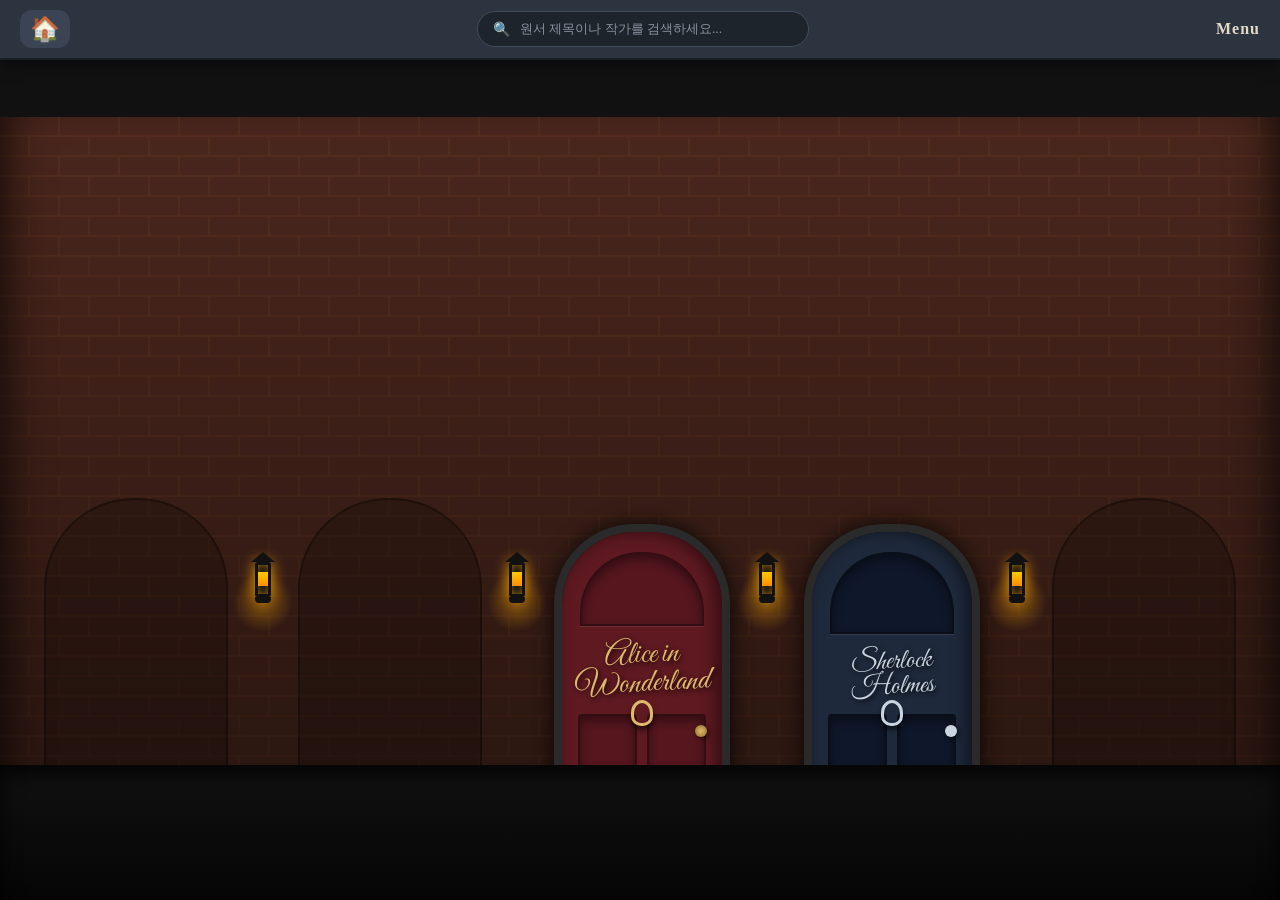
<file: index.html>
<!DOCTYPE html>
<html lang="ko">
<head>
  <meta charset="UTF-8">
  <title>Archive of Classics</title>
  <link rel="stylesheet" href="style.css">
  <link href="https://fonts.googleapis.com/css2?family=Great+Vibes&display=swap" rel="stylesheet">
</head>
<body>

  <nav class="navbar">
    <div class="nav-left">
      <div class="icon-btn">🏠</div>
    </div>
    <div class="nav-center">
      <div class="search-bar">
        <span class="search-icon">🔍</span>
        <input type="text" placeholder="원서 제목이나 작가를 검색하세요...">
      </div>
    </div>
    <div class="nav-right">
      <div class="menu-text">Menu</div>
    </div>
  </nav>

  <main class="street-view">
    <div class="floor"></div>

    <div class="brick-wall">
      
      <!-- 갤러리 1 (빈 자리) -->
      <div class="gallery-slot empty"></div>

      <div class="lantern-wrapper"><div class="lantern-glow"></div><div class="lantern-body"></div></div>

      <!-- 갤러리 2 (빈 자리) -->
      <div class="gallery-slot empty"></div>

      <div class="lantern-wrapper"><div class="lantern-glow"></div><div class="lantern-body"></div></div>

      <!-- ★ 갤러리 3 (이상한 나라의 앨리스 - 와인색 문) -->
      <div class="gallery-slot active">
        <div class="door-frame">
          <div class="door-void">Enter the Gallery ➔</div>
          <a href="gallery.html" class="door-body">
            <div class="panel top-arch-panel"></div>
            <div class="door-title">Alice in Wonderland</div>
            <div class="panel-row">
              <div class="panel mid-panel"></div>
              <div class="panel mid-panel"></div>
            </div>
            <div class="panel-row">
              <div class="panel bot-panel"></div>
              <div class="panel bot-panel"></div>
            </div>
            <div class="door-knob"></div>
            <div class="door-knocker"></div>
          </a>
        </div>
      </div>

      <div class="lantern-wrapper"><div class="lantern-glow"></div><div class="lantern-body"></div></div>

      <!-- ★ 갤러리 4 (셜록 홈즈 - 네이비색 문 추가!) -->
      <div class="gallery-slot active">
        <div class="door-frame">
          <div class="door-void">Enter the Gallery ➔</div>
          <!-- gallery2.html 로 연결됩니다 -->
          <a href="gallery2.html" class="door-body" style="background: #1e293b;">
            <div class="panel top-arch-panel" style="background: #0f172a;"></div>
            <div class="door-title" style="color: #cbd5e1; font-size: 28px;">Sherlock Holmes</div>
            <div class="panel-row">
              <div class="panel mid-panel" style="background: #0f172a;"></div>
              <div class="panel mid-panel" style="background: #0f172a;"></div>
            </div>
            <div class="panel-row">
              <div class="panel bot-panel" style="background: #0f172a;"></div>
              <div class="panel bot-panel" style="background: #0f172a;"></div>
            </div>
            <div class="door-knob" style="background: #cbd5e1;"></div>
            <div class="door-knocker" style="border-color: #cbd5e1;"></div>
          </a>
        </div>
      </div>

      <div class="lantern-wrapper"><div class="lantern-glow"></div><div class="lantern-body"></div></div>

      <!-- 갤러리 5 (빈 자리) -->
      <div class="gallery-slot empty"></div>

    </div>
  </main>

</body>
</html>
</file>
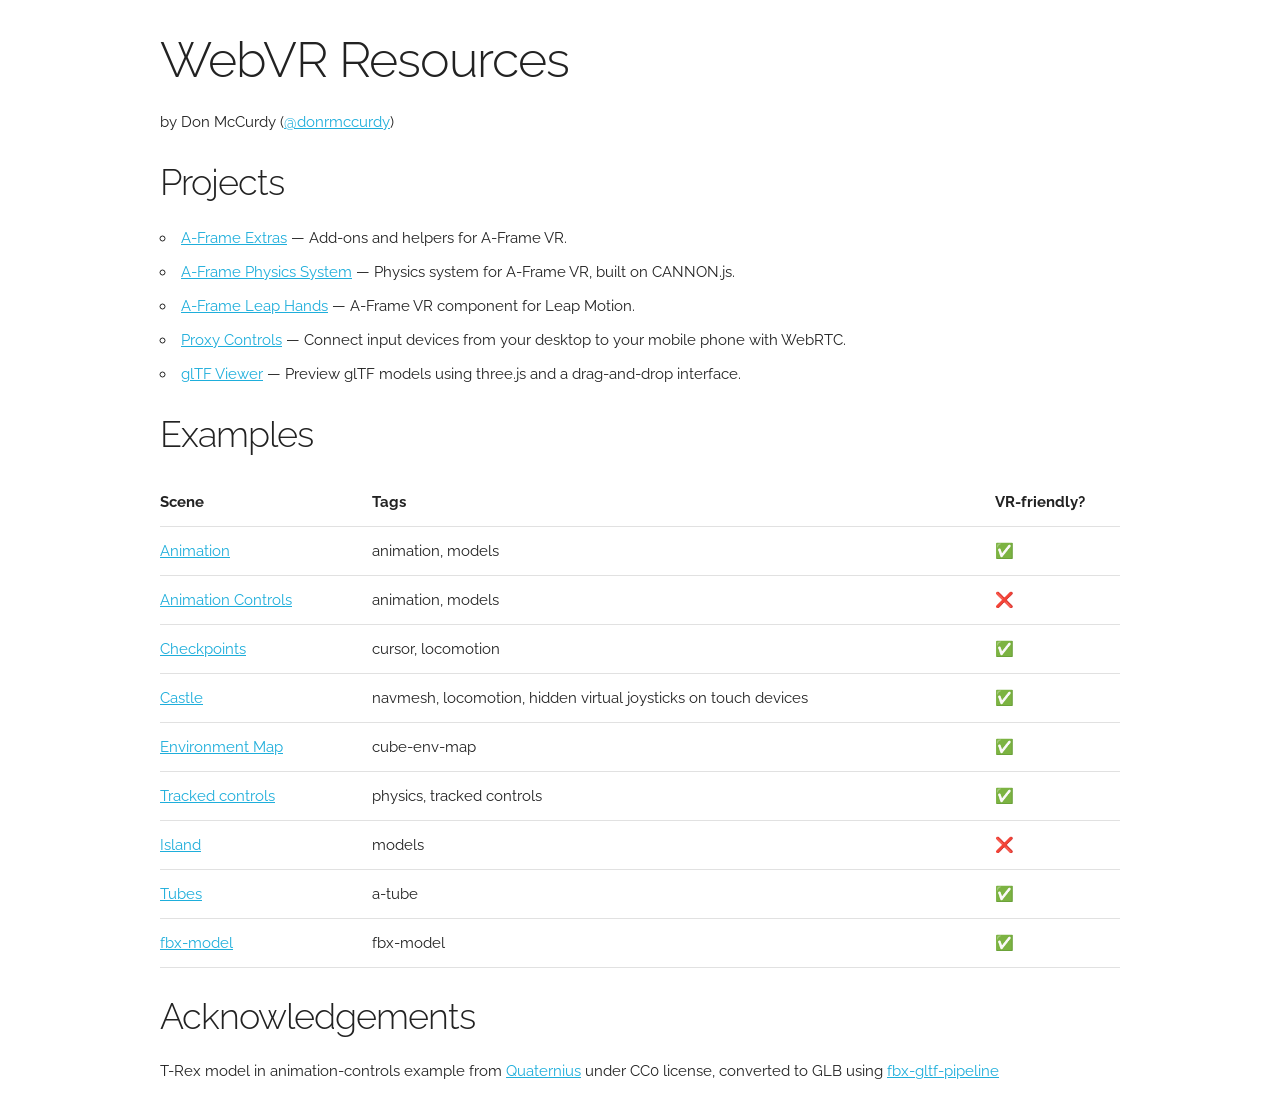
<file: aframe-extras-master/aframe-extras-master/examples/index.html>
<!DOCTYPE html>
<html>
  <head>
    <meta charset="utf-8">
    <meta http-equiv="X-UA-Compatible" content="IE=edge">
    <title>Sandbox • VR Examples</title>
    <meta name="description" content="WebVR projects, demos, and examples by Don McCurdy.">
    <meta name="author" content="Don McCurdy">
    <meta name="viewport" content="width=device-width, initial-scale=1.0, maximum-scale=1.0, user-scalable=no">
    <link rel="stylesheet" href="//fonts.googleapis.com/css?family=Raleway:400,300,100,600">
    <link rel="stylesheet" href="normalize.css">
    <link rel="stylesheet" href="skeleton.css">
    <link rel="apple-touch-icon-precomposed" sizes="144x144" href="https://www.donmccurdy.com/public/apple-touch-icon-precomposed.png">
    <link rel="shortcut icon" href="https://www.donmccurdy.com/public/favicon.ico">
  </head>
  <body>
    <div class="container" style="margin-top: 2em">
      <h1>WebVR Resources</h1>
      <p>by Don McCurdy (<a target="_blank" href="https://twitter.com/donrmccurdy">@donrmccurdy</a>)</p>

      <h3>Projects</h3>
      <ul>
        <li>
          <a target="_blank" href="https://github.com/c-frame/aframe-extras">A-Frame Extras</a>
          — Add-ons and helpers for A-Frame VR.
        </li>
        <li>
          <a target="_blank" href="https://github.com/c-frame/aframe-physics-system">A-Frame Physics System</a>
          — Physics system for A-Frame VR, built on CANNON.js.
        </li>
        <li>
          <a target="_blank" href="https://github.com/openleap/aframe-leap-hands">A-Frame Leap Hands</a>
          — A-Frame VR component for Leap Motion.
        </li>
        <li>
          <a target="_blank" href="https://github.com/donmccurdy/aframe-proxy-controls">Proxy Controls</a>
          — Connect input devices from your desktop to your mobile phone with WebRTC.
        </li>
        <li>
          <a target="_blank" href="https://gltf-viewer.donmccurdy.com/">glTF Viewer</a>
          — Preview glTF models using three.js and a drag-and-drop interface.
        </li>
      </ul>

      <h3>Examples</h3>
      <table class="u-full-width">
        <thead>
          <tr>
            <th>Scene</th>
            <th>Tags</th>
            <th>VR-friendly?</th>
          </tr>
        </thead>
        <tbody>
          <tr>
            <td><a href="animation/">Animation</a></td>
            <td>animation, models</td>
            <td>✅</td>
          </tr>
          <tr>
            <td><a href="animation-controls/">Animation Controls</a></td>
            <td>animation, models</td>
            <td>❌</td>
          </tr>
          <tr>
            <td><a href="checkpoints/">Checkpoints</a></td>
            <td>cursor, locomotion</td>
            <td>✅</td>
          </tr>
          <tr>
            <td><a href="castle/">Castle</a></td>
            <td>navmesh, locomotion, hidden virtual joysticks on touch devices</td>
            <td>✅</td>
          </tr>
          <tr>
            <td><a href="env-map/">Environment Map</a></td>
            <td>cube-env-map</td>
            <td>✅</td>
          </tr>
          <tr>
            <td><a href="vive/">Tracked controls</a></td>
            <td>physics, tracked controls</td>
            <td>✅</td>
          </tr>
          <tr>
            <td><a href="island/">Island</a></td>
            <td>models</td>
            <td>❌</td>
          </tr>
          <tr>
            <td><a href="tubes/">Tubes</a></td>
            <td>a-tube</td>
            <td>✅</td>
          </tr>
          <tr>
            <td><a href="fbx-model/">fbx-model</a></td>
            <td>fbx-model</td>
            <td>✅</td>
          </tr>
        </tbody>
      </table>

      <h3>Acknowledgements</h3>

      <p>T-Rex model in animation-controls example from
        <a href="https://quaternius.com/packs/animateddinosaurs.html">Quaternius</a> under CC0 license,
        converted to GLB using <a href="https://www.npmjs.com/package/fbx-gltf-pipeline">fbx-gltf-pipeline</a></p>
    </div>
  </body>
</html>
</file>
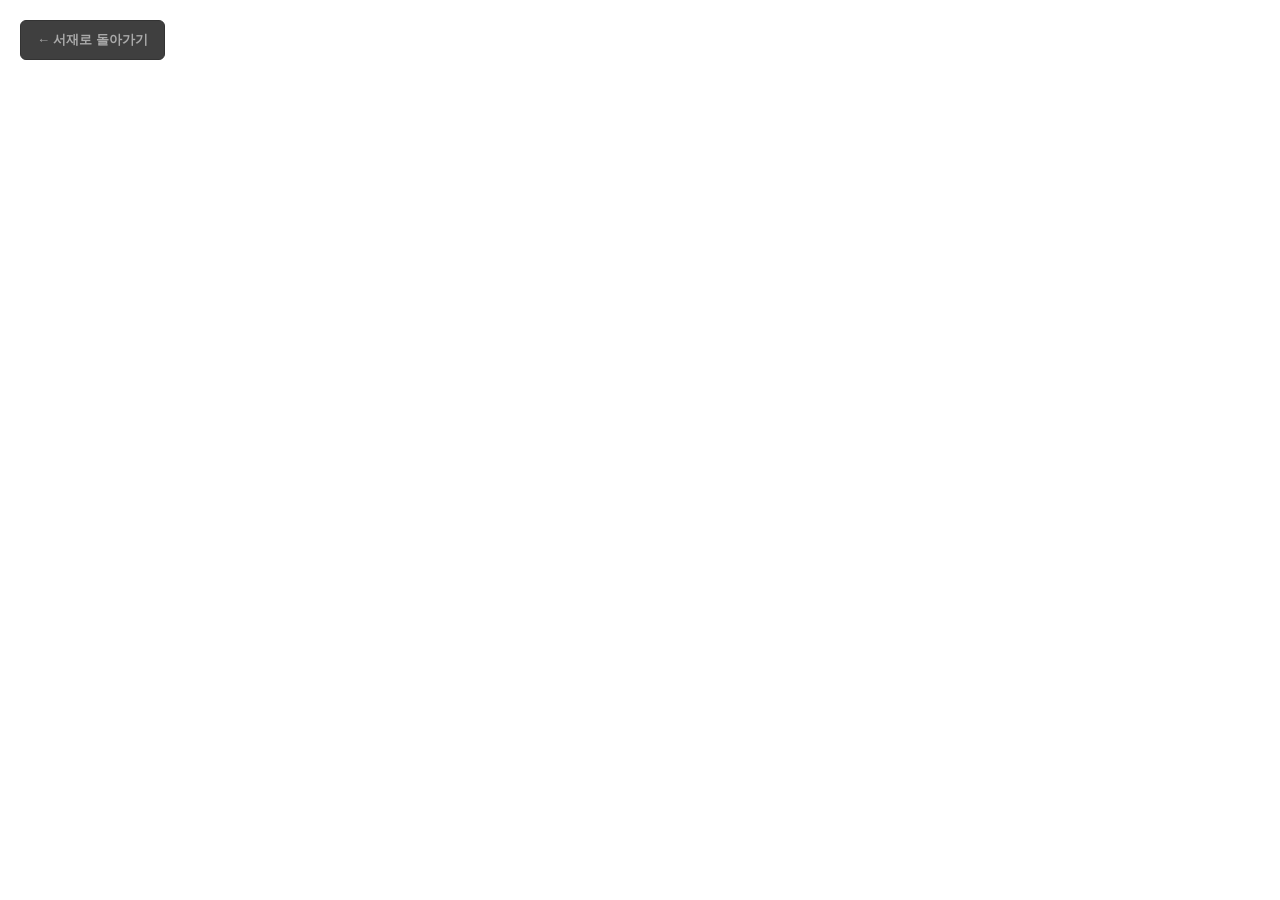
<file: gallery.html>
<!DOCTYPE html>
<html lang="ko">
<head>
  <meta charset="UTF-8">
  <title>Alice in Wonderland - Chapter 1 & 2</title>
  <script src="https://aframe.io/releases/1.4.0/aframe.min.js"></script>
  <style>
    #shiftBtn {
      position: absolute; bottom: 30px; right: 30px; z-index: 1000;
      width: 80px; height: 80px; background: rgba(255, 255, 255, 0.15);
      border: 1px solid rgba(255, 255, 255, 0.4); border-radius: 50%;
      color: white; font-size: 14px; font-weight: bold; cursor: pointer;
      backdrop-filter: blur(4px); transition: 0.2s;
    }
    #shiftBtn:active { background: rgba(255, 255, 255, 0.4); transform: scale(0.95); }
    
    .back-btn-container {
      position: absolute; top: 20px; left: 20px; z-index: 1000;
    }
    .back-btn { 
      display: inline-block; padding: 10px 16px; color: #aaa; text-decoration: none; 
      font-size: 13px; font-family: 'Georgia', serif; font-weight: bold;
      background: rgba(15, 15, 15, 0.8); border: 1px solid #333; 
      border-radius: 6px; backdrop-filter: blur(5px); transition: 0.2s;
    }
    .back-btn:hover { background: #222; color: #fff; }
  </style>

  <script>
    AFRAME.registerComponent('wall-collider', {
      init: function () { this.playerRadius = 0.5; },
      tick: function () {
        const playerPos = this.el.object3D.position;
        const walls = document.querySelectorAll('.solid-wall');
        
        walls.forEach(wall => {
          if (wall.parentElement.dataset.lifted === "true") return;

          const mesh = wall.getObject3D('mesh');
          if (!mesh) return;

          const box = new THREE.Box3().setFromObject(mesh);
          const closestPoint = new THREE.Vector3();
          box.clampPoint(playerPos, closestPoint);
          closestPoint.y = playerPos.y; 

          const dist = Math.hypot(playerPos.x - closestPoint.x, playerPos.z - closestPoint.z);
          
          if (dist < this.playerRadius) {
            const overlap = this.playerRadius - dist;
            const pushDir = new THREE.Vector3(playerPos.x - closestPoint.x, 0, playerPos.z - closestPoint.z);
            if (pushDir.lengthSq() === 0) pushDir.set(0, 0, 1);
            else pushDir.normalize();
            
            playerPos.add(pushDir.multiplyScalar(overlap));
          }
        });
      }
    });
  </script>
</head>
<body>

  <div class="back-btn-container">
    <a href="index.html" class="back-btn">← 서재로 돌아가기</a>
  </div>

  <button id="shiftBtn">SHIFT<br>(Lift)</button>

  <a-scene>
    <!-- 까만 하늘과 끝없이 펼쳐진 바닥 -->
    <a-sky color="#050505"></a-sky>
    <a-plane position="0 0 -400" rotation="-90 0 0" width="15" height="1000" color="#1a1a1a" material="roughness: 0.9"></a-plane>
    
    <!-- 전체를 은은하게 밝히는 기본 조명 -->
    <a-light type="ambient" color="#ffffff" intensity="0.4"></a-light>
    
    <a-entity id="gallery-container"></a-entity>

    <!-- ★ 플레이어 카메라: 과부하를 막기 위해 나를 따라다니는 따뜻한 랜턴 조명을 달았습니다. -->
    <a-camera id="player" position="0 1.6 4" look-controls="magicWindowTrackingEnabled: false" wasd-controls="acceleration: 45" wall-collider>
      <a-cursor color="#ffffff" scale="0.8 0.8 0.8"></a-cursor>
      <a-light type="point" color="#fff5e6" intensity="0.8" distance="10" position="0 0 0"></a-light>
    </a-camera>
  </a-scene>

  <script>
    function splitTextSmart(text) {
      const MAX_WORDS = 35; 
      const rawSentences = text.match(/[^.!?]+[.!?]+/g) || [text];
      const chunks = [];

      function processChunk(str) {
        const words = str.trim().split(/\s+/);
        if (words.length <= MAX_WORDS) {
          if (str.trim().length > 0) chunks.push(str.trim());
          return;
        }

        const midIndex = Math.floor(words.length / 2);
        let splitIndex = -1;
        let minDistance = Infinity;

        for (let i = 0; i < words.length; i++) {
          if (words[i].includes(',')) {
            const dist = Math.abs(i - midIndex);
            if (dist < minDistance) {
              minDistance = dist;
              splitIndex = i; 
            }
          }
        }

        if (splitIndex === -1) splitIndex = midIndex;

        chunks.push(words.slice(0, splitIndex + 1).join(' '));
        processChunk(words.slice(splitIndex + 1).join(' ')); 
      }

      rawSentences.forEach(sentence => {
        if (sentence.trim().length > 0) processChunk(sentence);
      });

      return chunks;
    }

    function buildLinearGallery() {
      // =====================================================================
      // ★ 텍스트 시작: 백틱(`)으로 감싸진 완벽한 텍스트 데이터 영역입니다.
      // =====================================================================
      const exhibitionText = `CHAPTER I.
Down the Rabbit-Hole

Alice was beginning to get very tired of sitting by her sister on the bank, and of having nothing to do: once or twice she had peeped into the book her sister was reading, but it had no pictures or conversations in it, “and what is the use of a book,” thought Alice “without pictures or conversations?”
So she was considering in her own mind (as well as she could, for the hot day made her feel very sleepy and stupid), whether the pleasure of making a daisy-chain would be worth the trouble of getting up and picking the daisies, when suddenly a White Rabbit with pink eyes ran close by her.
There was nothing so very remarkable in that; nor did Alice think it so very much out of the way to hear the Rabbit say to itself, “Oh dear! Oh dear! I shall be late!” (when she thought it over afterwards, it occurred to her that she ought to have wondered at this, but at the time it all seemed quite natural); but when the Rabbit actually took a watch out of its waistcoat-pocket, and looked at it, and then hurried on, Alice started to her feet, for it flashed across her mind that she had never before seen a rabbit with either a waistcoat-pocket, or a watch to take out of it, and burning with curiosity, she ran across the field after it, and fortunately was just in time to see it pop down a large rabbit-hole under the hedge.
In another moment down went Alice after it, never once considering how in the world she was to get out again.
The rabbit-hole went straight on like a tunnel for some way, and then dipped suddenly down, so suddenly that Alice had not a moment to think about stopping herself before she found herself falling down a very deep well.
Either the well was very deep, or she fell very slowly, for she had plenty of time as she went down to look about her and to wonder what was going to happen next. First, she tried to look down and make out what she was coming to, but it was too dark to see anything; then she looked at the sides of the well, and noticed that they were filled with cupboards and book-shelves; here and there she saw maps and pictures hung upon pegs. She took down a jar from one of the shelves as she passed; it was labelled “ORANGE MARMALADE”, but to her great disappointment it was empty: she did not like to drop the jar for fear of killing somebody underneath, so managed to put it into one of the cupboards as she fell past it.
“Well!” thought Alice to herself, “after such a fall as this, I shall think nothing of tumbling down stairs! How brave they’ll all think me at home! Why, I wouldn’t say anything about it, even if I fell off the top of the house!” (Which was very likely true.)
Down, down, down. Would the fall never come to an end? “I wonder how many miles I’ve fallen by this time?” she said aloud. “I must be getting somewhere near the centre of the earth. Let me see: that would be four thousand miles down, I think—” (for, you see, Alice had learnt several things of this sort in her lessons in the schoolroom, and though this was not a very good opportunity for showing off her knowledge, as there was no one to listen to her, still it was good practice to say it over) “—yes, that’s about the right distance—but then I wonder what Latitude or Longitude I’ve got to?” (Alice had no idea what Latitude was, or Longitude either, but thought they were nice grand words to say.)
Presently she began again. “I wonder if I shall fall right through the earth! How funny it’ll seem to come out among the people that walk with their heads downward! The Antipathies, I think—” (she was rather glad there was no one listening, this time, as it didn’t sound at all the right word) “—but I shall have to ask them what the name of the country is, you know. Please, Ma’am, is this New Zealand or Australia?” (and she tried to curtsey as she spoke—fancy curtseying as you’re falling through the air! Do you think you could manage it?) “And what an ignorant little girl she’ll think me for asking! No, it’ll never do to ask: perhaps I shall see it written up somewhere.”
Down, down, down. There was nothing else to do, so Alice soon began talking again. “Dinah’ll miss me very much to-night, I should think!” (Dinah was the cat.) “I hope they’ll remember her saucer of milk at tea-time. Dinah my dear! I wish you were down here with me! There are no mice in the air, I’m afraid, but you might catch a bat, and that’s very like a mouse, you know. But do cats eat bats, I wonder?” And here Alice began to get rather sleepy, and went on saying to herself, in a dreamy sort of way, “Do cats eat bats? Do cats eat bats?” and sometimes, “Do bats eat cats?” for, you see, as she couldn’t answer either question, it didn’t much matter which way she put it. She felt that she was dozing off, and had just begun to dream that she was walking hand in hand with Dinah, and saying to her very earnestly, “Now, Dinah, tell me the truth: did you ever eat a bat?” when suddenly, thump! thump! down she came upon a heap of sticks and dry leaves, and the fall was over.
Alice was not a bit hurt, and she jumped up on to her feet in a moment: she looked up, but it was all dark overhead; before her was another long passage, and the White Rabbit was still in sight, hurrying down it. There was not a moment to be lost: away went Alice like the wind, and was just in time to hear it say, as it turned a corner, “Oh my ears and whiskers, how late it’s getting!” She was close behind it when she turned the corner, but the Rabbit was no longer to be seen: she found herself in a long, low hall, which was lit up by a row of lamps hanging from the roof.
There were doors all round the hall, but they were all locked; and when Alice had been all the way down one side and up the other, trying every door, she walked sadly down the middle, wondering how she was ever to get out again.
Suddenly she came upon a little three-legged table, all made of solid glass; there was nothing on it except a tiny golden key, and Alice’s first thought was that it might belong to one of the doors of the hall; but, alas! either the locks were too large, or the key was too small, but at any rate it would not open any of them. However, on the second time round, she came upon a low curtain she had not noticed before, and behind it was a little door about fifteen inches high: she tried the little golden key in the lock, and to her great delight it fitted!
Alice opened the door and found that it led into a small passage, not much larger than a rat-hole: she knelt down and looked along the passage into the loveliest garden you ever saw. How she longed to get out of that dark hall, and wander about among those beds of bright flowers and those cool fountains, but she could not even get her head through the doorway; “and even if my head would go through,” thought poor Alice, “it would be of very little use without my shoulders. Oh, how I wish I could shut up like a telescope! I think I could, if I only knew how to begin.” For, you see, so many out-of-the-way things had happened lately, that Alice had begun to think that very few things indeed were really impossible.
There seemed to be no use in waiting by the little door, so she went back to the table, half hoping she might find another key on it, or at any rate a book of rules for shutting people up like telescopes: this time she found a little bottle on it, (“which certainly was not here before,” said Alice,) and round the neck of the bottle was a paper label, with the words “DRINK ME,” beautifully printed on it in large letters.
It was all very well to say “Drink me,” but the wise little Alice was not going to do that in a hurry. “No, I’ll look first,” she said, “and see whether it’s marked ‘poison’ or not”; for she had read several nice little histories about children who had got burnt, and eaten up by wild beasts and other unpleasant things, all because they would not remember the simple rules their friends had taught them: such as, that a red-hot poker will burn you if you hold it too long; and that if you cut your finger very deeply with a knife, it usually bleeds; and she had never forgotten that, if you drink much from a bottle marked “poison,” it is almost certain to disagree with you, sooner or later.
However, this bottle was not marked “poison,” so Alice ventured to taste it, and finding it very nice, (it had, in fact, a sort of mixed flavour of cherry-tart, custard, pine-apple, roast turkey, toffee, and hot buttered toast,) she very soon finished it off.

“What a curious feeling!” said Alice; “I must be shutting up like a telescope.”
And so it was indeed: she was now only ten inches high, and her face brightened up at the thought that she was now the right size for going through the little door into that lovely garden. First, however, she waited for a few minutes to see if she was going to shrink any further: she felt a little nervous about this; “for it might end, you know,” said Alice to herself, “in my going out altogether, like a candle. I wonder what I should be like then?” And she tried to fancy what the flame of a candle is like after the candle is blown out, for she could not remember ever having seen such a thing.
After a while, finding that nothing more happened, she decided on going into the garden at once; but, alas for poor Alice! when she got to the door, she found she had forgotten the little golden key, and when she went back to the table for it, she found she could not possibly reach it: she could see it quite plainly through the glass, and she tried her best to climb up one of the legs of the table, but it was too slippery; and when she had tired herself out with trying, the poor little thing sat down and cried.
“Come, there’s no use in crying like that!” said Alice to herself, rather sharply; “I advise you to leave off this minute!” She generally gave herself very good advice, (though she very seldom followed it), and sometimes she scolded herself so severely as to bring tears into her eyes; and once she remembered trying to box her own ears for having cheated herself in a game of croquet she was playing against herself, for this curious child was very fond of pretending to be two people. “But it’s no use now,” thought poor Alice, “to pretend to be two people! Why, there’s hardly enough of me left to make one respectable person!”
Soon her eye fell on a little glass box that was lying under the table: she opened it, and found in it a very small cake, on which the words “EAT ME” were beautifully marked in currants. “Well, I’ll eat it,” said Alice, “and if it makes me grow larger, I can reach the key; and if it makes me grow smaller, I can creep under the door; so either way I’ll get into the garden, and I don’t care which happens!”
She ate a little bit, and said anxiously to herself, “Which way? Which way?”, holding her hand on the top of her head to feel which way it was growing, and she was quite surprised to find that she remained the same size: to be sure, this generally happens when one eats cake, but Alice had got so much into the way of expecting nothing but out-of-the-way things to happen, that it seemed quite dull and stupid for life to go on in the common way.
So she set to work, and very soon finished off the cake.

CHAPTER II.
The Pool of Tears

“Curiouser and curiouser!” cried Alice (she was so much surprised, that for the moment she quite forgot how to speak good English); “now I’m opening out like the largest telescope that ever was! Good-bye, feet!” (for when she looked down at her feet, they seemed to be almost out of sight, they were getting so far off). “Oh, my poor little feet, I wonder who will put on your shoes and stockings for you now, dears? I’m sure I shan’t be able! I shall be a great deal too far off to trouble myself about you: you must manage the best way you can;—but I must be kind to them,” thought Alice, “or perhaps they won’t walk the way I want to go! Let me see: I’ll give them a new pair of boots every Christmas.”
And she went on planning to herself how she would manage it. “They must go by the carrier,” she thought; “and how funny it’ll seem, sending presents to one’s own feet! And how odd the directions will look!
     Alice’s Right Foot, Esq.,
       Hearthrug,
         near the Fender,
           (with Alice’s love).
Oh dear, what nonsense I’m talking!”
Just then her head struck against the roof of the hall: in fact she was now more than nine feet high, and she at once took up the little golden key and hurried off to the garden door.
Poor Alice! It was as much as she could do, lying down on one side, to look through into the garden with one eye; but to get through was more hopeless than ever: she sat down and began to cry again.
“You ought to be ashamed of yourself,” said Alice, “a great girl like you,” (she might well say this), “to go on crying in this way! Stop this moment, I tell you!” But she went on all the same, shedding gallons of tears, until there was a large pool all round her, about four inches deep and reaching half down the hall.
After a time she heard a little pattering of feet in the distance, and she hastily dried her eyes to see what was coming. It was the White Rabbit returning, splendidly dressed, with a pair of white kid gloves in one hand and a large fan in the other: he came trotting along in a great hurry, muttering to himself as he came, “Oh! the Duchess, the Duchess! Oh! won’t she be savage if I’ve kept her waiting!” Alice felt so desperate that she was ready to ask help of any one; so, when the Rabbit came near her, she began, in a low, timid voice, “If you please, sir—” The Rabbit started violently, dropped the white kid gloves and the fan, and skurried away into the darkness as hard as he could go.
Alice took up the fan and gloves, and, as the hall was very hot, she kept fanning herself all the time she went on talking: “Dear, dear! How queer everything is to-day! And yesterday things went on just as usual. I wonder if I’ve been changed in the night? Let me think: was I the same when I got up this morning? I almost think I can remember feeling a little different. But if I’m not the same, the next question is, Who in the world am I? Ah, that’s the great puzzle!” And she began thinking over all the children she knew that were of the same age as herself, to see if she could have been changed for any of them.
“I’m sure I’m not Ada,” she said, “for her hair goes in such long ringlets, and mine doesn’t go in ringlets at all; and I’m sure I can’t be Mabel, for I know all sorts of things, and she, oh! she knows such a very little! Besides, she’s she, and I’m I, and—oh dear, how puzzling it all is! I’ll try if I know all the things I used to know. Let me see: four times five is twelve, and four times six is thirteen, and four times seven is—oh dear! I shall never get to twenty at that rate! However, the Multiplication Table doesn’t signify: let’s try Geography. London is the capital of Paris, and Paris is the capital of Rome, and Rome—no, that’s all wrong, I’m certain! I must have been changed for Mabel! I’ll try and say ‘How doth the little—’” and she crossed her hands on her lap as if she were saying lessons, and began to repeat it, but her voice sounded hoarse and strange, and the words did not come the same as they used to do:—
“How doth the little crocodile
    Improve his shining tail,
And pour the waters of the Nile
    On every golden scale!

“How cheerfully he seems to grin,
    How neatly spread his claws,
And welcome little fishes in
    With gently smiling jaws!”

“I’m sure those are not the right words,” said poor Alice, and her eyes filled with tears again as she went on, “I must be Mabel after all, and I shall have to go and live in that poky little house, and have next to no toys to play with, and oh! ever so many lessons to learn! No, I’ve made up my mind about it; if I’m Mabel, I’ll stay down here! It’ll be no use their putting their heads down and saying ‘Come up again, dear!’ I shall only look up and say ‘Who am I then? Tell me that first, and then, if I like being that person, I’ll come up: if not, I’ll stay down here till I’m somebody else’—but, oh dear!” cried Alice, with a sudden burst of tears, “I do wish they would put their heads down! I am so very tired of being all alone here!”
As she said this she looked down at her hands, and was surprised to see that she had put on one of the Rabbit’s little white kid gloves while she was talking. “How can I have done that?” she thought. “I must be growing small again.” She got up and went to the table to measure herself by it, and found that, as nearly as she could guess, she was now about two feet high, and was going on shrinking rapidly: she soon found out that the cause of this was the fan she was holding, and she dropped it hastily, just in time to avoid shrinking away altogether.
“That was a narrow escape!” said Alice, a good deal frightened at the sudden change, but very glad to find herself still in existence; “and now for the garden!” and she ran with all speed back to the little door: but, alas! the little door was shut again, and the little golden key was lying on the glass table as before, “and things are worse than ever,” thought the poor child, “for I never was so small as this before, never! And I declare it’s too bad, that it is!”
As she said these words her foot slipped, and in another moment, splash! she was up to her chin in salt water. Her first idea was that she had somehow fallen into the sea, “and in that case I can go back by railway,” she said to herself. (Alice had been to the seaside once in her life, and had come to the general conclusion, that wherever you go to on the English coast you find a number of bathing machines in the sea, some children digging in the sand with wooden spades, then a row of lodging houses, and behind them a railway station.) However, she soon made out that she was in the pool of tears which she had wept when she was nine feet high.
“I wish I hadn’t cried so much!” said Alice, as she swam about, trying to find her way out. “I shall be punished for it now, I suppose, by being drowned in my own tears! That will be a queer thing, to be sure! However, everything is queer to-day.”
Just then she heard something splashing about in the pool a little way off, and she swam nearer to make out what it was: at first she thought it must be a walrus or hippopotamus, but then she remembered how small she was now, and she soon made out that it was only a mouse that had slipped in like herself.
“Would it be of any use, now,” thought Alice, “to speak to this mouse? Everything is so out-of-the-way down here, that I should think very likely it can talk: at any rate, there’s no harm in trying.” So she began: “O Mouse, do you know the way out of this pool? I am very tired of swimming about here, O Mouse!” (Alice thought this must be the right way of speaking to a mouse: she had never done such a thing before, but she remembered having seen in her brother’s Latin Grammar, “A mouse—of a mouse—to a mouse—a mouse—O mouse!”) The Mouse looked at her rather inquisitively, and seemed to her to wink with one of its little eyes, but it said nothing.
“Perhaps it doesn’t understand English,” thought Alice; “I daresay it’s a French mouse, come over with William the Conqueror.” (For, with all her knowledge of history, Alice had no very clear notion how long ago anything had happened.) So she began again: “Où est ma chatte?” which was the first sentence in her French lesson-book. The Mouse gave a sudden leap out of the water, and seemed to quiver all over with fright. “Oh, I beg your pardon!” cried Alice hastily, afraid that she had hurt the poor animal’s feelings. “I quite forgot you didn’t like cats.”
“Not like cats!” cried the Mouse, in a shrill, passionate voice. “Would you like cats if you were me?”
“Well, perhaps not,” said Alice in a soothing tone: “don’t be angry about it. And yet I wish I could show you our cat Dinah: I think you’d take a fancy to cats if you could only see her. She is such a dear quiet thing,” Alice went on, half to herself, as she swam lazily about in the pool, “and she sits purring so nicely by the fire, licking her paws and washing her face—and she is such a nice soft thing to nurse—and she’s such a capital one for catching mice—oh, I beg your pardon!” cried Alice again, for this time the Mouse was bristling all over, and she felt certain it must be really offended. “We won’t talk about her any more if you’d rather not.”
“We indeed!” cried the Mouse, who was trembling down to the end of his tail. “As if I would talk on such a subject! Our family always hated cats: nasty, low, vulgar things! Don’t let me hear the name again!”
“I won’t indeed!” said Alice, in a great hurry to change the subject of conversation. “Are you—are you fond—of—of dogs?” The Mouse did not answer, so Alice went on eagerly: “There is such a nice little dog near our house I should like to show you! A little bright-eyed terrier, you know, with oh, such long curly brown hair! And it’ll fetch things when you throw them, and it’ll sit up and beg for its dinner, and all sorts of things—I can’t remember half of them—and it belongs to a farmer, you know, and he says it’s so useful, it’s worth a hundred pounds! He says it kills all the rats and—oh dear!” cried Alice in a sorrowful tone, “I’m afraid I’ve offended it again!” For the Mouse was swimming away from her as hard as it could go, and making quite a commotion in the pool as it went.
So she called softly after it, “Mouse dear! Do come back again, and we won’t talk about cats or dogs either, if you don’t like them!” When the Mouse heard this, it turned round and swam slowly back to her: its face was quite pale (with passion, Alice thought), and it said in a low trembling voice, “Let us get to the shore, and then I’ll tell you my history, and you’ll understand why it is I hate cats and dogs.”
It was high time to go, for the pool was getting quite crowded with the birds and animals that had fallen into it: there were a Duck and a Dodo, a Lory and an Eaglet, and several other curious creatures. Alice led the way, and the whole party swam to the shore.`;
      // =====================================================================
      // ★ 텍스트 끝: 여기까지 안전하게 백틱 안에 보관됩니다.
      // =====================================================================

      const chunks = splitTextSmart(exhibitionText);
      const container = document.getElementById('gallery-container');
      container.innerHTML = '';

      const spacing = 5; 

      chunks.forEach((chunk, i) => {
        const z = - (i * spacing);

        const wallGroup = document.createElement('a-entity');
        wallGroup.setAttribute('position', `0 1.75 ${z}`);
        wallGroup.setAttribute('class', 'door-wall-group');
        wallGroup.dataset.lifted = "false";

        const wall = document.createElement('a-box');
        wall.setAttribute('width', '6.0');
        wall.setAttribute('height', '3.5');
        wall.setAttribute('depth', '0.2');
        wall.setAttribute('color', '#ffffff');
        wall.setAttribute('material', 'roughness: 0.95');
        wall.setAttribute('class', 'solid-wall');

        const textEl = document.createElement('a-text');
        textEl.setAttribute('value', chunk);
        textEl.setAttribute('align', 'center');
        textEl.setAttribute('width', '5.2');
        textEl.setAttribute('wrap-count', '35');
        textEl.setAttribute('position', `0 0 0.12`);
        textEl.setAttribute('color', '#000000'); 

        wallGroup.appendChild(wall);
        wallGroup.appendChild(textEl);
        container.appendChild(wallGroup);
      });
    }

    function liftClosestWall() {
      const playerPos = document.getElementById('player').object3D.position;
      const walls = document.querySelectorAll('.door-wall-group');
      
      let closestWall = null;
      let minDist = Infinity;

      walls.forEach(group => {
        if (group.dataset.lifted === "true") return; 
        
        const wallZ = group.object3D.position.z;
        const distZ = playerPos.z - wallZ; 
        
        if (distZ > -2.0 && distZ < 8.0) {
          if (Math.abs(distZ) < minDist) {
            minDist = Math.abs(distZ);
            closestWall = group;
          }
        }
      });

      if (closestWall) {
        closestWall.dataset.lifted = "true"; 
        const currentZ = closestWall.getAttribute('position').z;
        closestWall.setAttribute('animation', `property: position; to: 0 6 ${currentZ}; dur: 1500; easing: easeInOutCubic`);
      }
    }

    window.addEventListener('keydown', (e) => {
      if (e.key === 'Shift') liftClosestWall();
    });
    document.getElementById('shiftBtn').addEventListener('click', liftClosestWall);

    window.addEventListener('load', buildLinearGallery);
  </script>
</body>
</html>
</file>
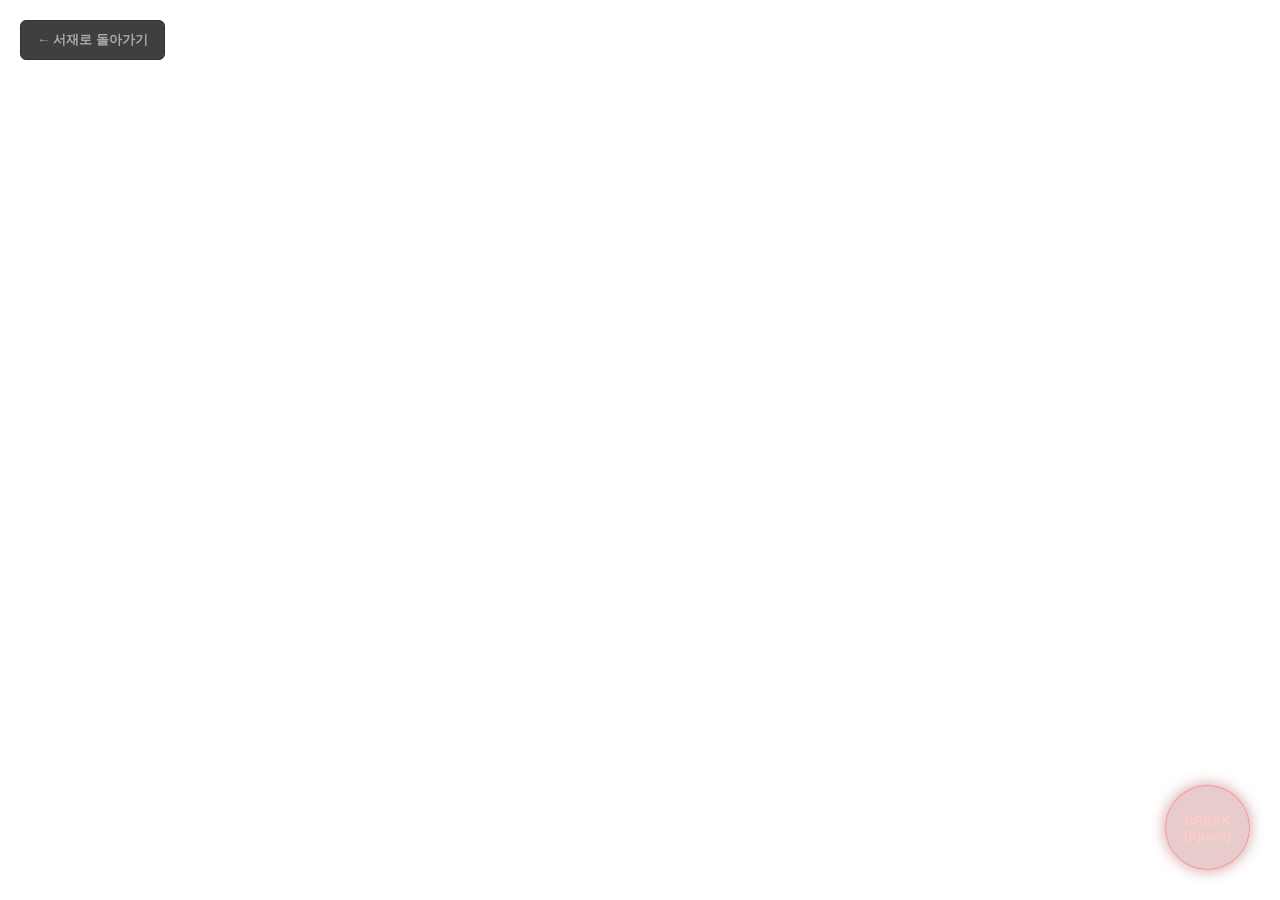
<file: gallery2.html>
<!DOCTYPE html>
<html lang="ko">
<head>
  <meta charset="UTF-8">
  <title>Sherlock Holmes - Shattered Gallery</title>
  <script src="https://aframe.io/releases/1.4.0/aframe.min.js"></script>
  <style>
    /* 산산조각(Shatter) 버튼 */
    #shatterBtn {
      position: absolute; bottom: 30px; right: 30px; z-index: 1000;
      width: 85px; height: 85px; background: rgba(139, 0, 0, 0.2);
      border: 1px solid rgba(255, 100, 100, 0.5); border-radius: 50%;
      color: #ffcccc; font-size: 13px; font-weight: bold; cursor: pointer;
      backdrop-filter: blur(4px); transition: 0.2s; text-align: center;
      box-shadow: 0 0 15px rgba(139, 0, 0, 0.4);
    }
    #shatterBtn:active { background: rgba(139, 0, 0, 0.6); transform: scale(0.9); }
    
    .back-btn-container { position: absolute; top: 20px; left: 20px; z-index: 1000; }
    .back-btn { 
      display: inline-block; padding: 10px 16px; color: #aaa; text-decoration: none; 
      font-size: 13px; font-family: 'Georgia', serif; font-weight: bold;
      background: rgba(15, 15, 15, 0.8); border: 1px solid #333; 
      border-radius: 6px; backdrop-filter: blur(5px); transition: 0.2s;
    }
    .back-btn:hover { background: #222; color: #fff; }
  </style>

  <script>
    AFRAME.registerComponent('wall-collider', {
      init: function () { this.playerRadius = 0.5; },
      tick: function () {
        const playerPos = this.el.object3D.position;
        const walls = document.querySelectorAll('.solid-wall');
        
        walls.forEach(wall => {
          if (wall.parentElement.dataset.shattered === "true") return;

          const mesh = wall.getObject3D('mesh');
          if (!mesh) return;

          const box = new THREE.Box3().setFromObject(mesh);
          const closestPoint = new THREE.Vector3();
          box.clampPoint(playerPos, closestPoint);
          closestPoint.y = playerPos.y; 

          const dist = Math.hypot(playerPos.x - closestPoint.x, playerPos.z - closestPoint.z);
          
          if (dist < this.playerRadius) {
            const overlap = this.playerRadius - dist;
            const pushDir = new THREE.Vector3(playerPos.x - closestPoint.x, 0, playerPos.z - closestPoint.z);
            if (pushDir.lengthSq() === 0) pushDir.set(0, 0, 1);
            else pushDir.normalize();
            
            playerPos.add(pushDir.multiplyScalar(overlap));
          }
        });
      }
    });
  </script>
</head>
<body>

  <div class="back-btn-container">
    <a href="index.html" class="back-btn">← 서재로 돌아가기</a>
  </div>

  <button id="shatterBtn">BREAK<br>(Space)</button>

  <!-- ★ 붉은 안개와 덜 어두운 탁한 회색 배경 -->
  <a-scene fog="type: linear; color: #4a1111; near: 2; far: 18">
    <a-sky color="#2a2a30"></a-sky> <!-- 약간 밝은 탁한 짙은 회색 -->
    <a-plane position="0 0 -400" rotation="-90 0 0" width="15" height="1000" color="#1a1a1a" material="roughness: 1"></a-plane>
    
    <!-- ★ 공간 전체를 밝히는 조명은 거의 꺼버림 (어둡게) -->
    <a-light type="ambient" color="#111111" intensity="0.3"></a-light>
    
    <a-entity id="gallery-container"></a-entity>

    <!-- ★ 가스등 느낌 조명: 내 앞쪽만 밝히는 따뜻한 오렌지/주황빛 -->
    <a-camera id="player" position="0 1.6 4" look-controls="magicWindowTrackingEnabled: false" wasd-controls="acceleration: 45" wall-collider>
      <a-cursor color="#ffffff" scale="0.8 0.8 0.8"></a-cursor>
      <a-light type="point" color="#ffaa55" intensity="1.8" distance="12" position="0 1.5 0" decay="1.5"></a-light>
    </a-camera>
  </a-scene>

  <script>
    function splitTextSmart(text) {
      const MAX_WORDS = 35; 
      const rawSentences = text.match(/[^.!?]+[.!?]+/g) || [text];
      const chunks = [];

      function processChunk(str) {
        const words = str.trim().split(/\s+/);
        if (words.length <= MAX_WORDS) {
          if (str.trim().length > 0) chunks.push(str.trim());
          return;
        }

        const midIndex = Math.floor(words.length / 2);
        let splitIndex = -1;
        let minDistance = Infinity;

        for (let i = 0; i < words.length; i++) {
          if (words[i].includes(',')) {
            const dist = Math.abs(i - midIndex);
            if (dist < minDistance) {
              minDistance = dist;
              splitIndex = i; 
            }
          }
        }

        if (splitIndex === -1) splitIndex = midIndex;

        chunks.push(words.slice(0, splitIndex + 1).join(' '));
        processChunk(words.slice(splitIndex + 1).join(' ')); 
      }

      rawSentences.forEach(sentence => {
        if (sentence.trim().length > 0) processChunk(sentence);
      });

      return chunks;
    }

    function buildLinearGallery() {
      const exhibitionText = `IX.
THE ADVENTURE OF THE ENGINEER’S THUMB

Of all the problems which have been submitted to my friend, Mr. Sherlock Holmes, for solution during the years of our intimacy, there were only two which I was the means of introducing to his notice—that of Mr. Hatherley’s thumb, and that of Colonel Warburton’s madness. Of these the latter may have afforded a finer field for an acute and original observer, but the other was so strange in its inception and so dramatic in its details that it may be the more worthy of being placed upon record, even if it gave my friend fewer openings for those deductive methods of reasoning by which he achieved such remarkable results. The story has, I believe, been told more than once in the newspapers, but, like all such narratives, its effect is much less striking when set forth en bloc in a single half-column of print than when the facts slowly evolve before your own eyes, and the mystery clears gradually away as each new discovery furnishes a step which leads on to the complete truth. At the time the circumstances made a deep impression upon me, and the lapse of two years has hardly served to weaken the effect.
It was in the summer of ’89, not long after my marriage, that the events occurred which I am now about to summarise. I had returned to civil practice and had finally abandoned Holmes in his Baker Street rooms, although I continually visited him and occasionally even persuaded him to forgo his Bohemian habits so far as to come and visit us. My practice had steadily increased, and as I happened to live at no very great distance from Paddington Station, I got a few patients from among the officials. One of these, whom I had cured of a painful and lingering disease, was never weary of advertising my virtues and of endeavouring to send me on every sufferer over whom he might have any influence.
One morning, at a little before seven o’clock, I was awakened by the maid tapping at the door to announce that two men had come from Paddington and were waiting in the consulting-room. I dressed hurriedly, for I knew by experience that railway cases were seldom trivial, and hastened downstairs. As I descended, my old ally, the guard, came out of the room and closed the door tightly behind him.
“I’ve got him here,” he whispered, jerking his thumb over his shoulder; “he’s all right.”
“What is it, then?” I asked, for his manner suggested that it was some strange creature which he had caged up in my room.
“It’s a new patient,” he whispered. “I thought I’d bring him round myself; then he couldn’t slip away. There he is, all safe and sound. I must go now, Doctor; I have my dooties, just the same as you.” And off he went, this trusty tout, without even giving me time to thank him.
I entered my consulting-room and found a gentleman seated by the table. He was quietly dressed in a suit of heather tweed with a soft cloth cap which he had laid down upon my books. Round one of his hands he had a handkerchief wrapped, which was mottled all over with bloodstains. He was young, not more than five-and-twenty, I should say, with a strong, masculine face; but he was exceedingly pale and gave me the impression of a man who was suffering from some strong agitation, which it took all his strength of mind to control.
“I am sorry to knock you up so early, Doctor,” said he, “but I have had a very serious accident during the night. I came in by train this morning, and on inquiring at Paddington as to where I might find a doctor, a worthy fellow very kindly escorted me here. I gave the maid a card, but I see that she has left it upon the side-table.”
I took it up and glanced at it. “Mr. Victor Hatherley, hydraulic engineer, 16A, Victoria Street (3rd floor).” That was the name, style, and abode of my morning visitor. “I regret that I have kept you waiting,” said I, sitting down in my library-chair. “You are fresh from a night journey, I understand, which is in itself a monotonous occupation.”
“Oh, my night could not be called monotonous,” said he, and laughed. He laughed very heartily, with a high, ringing note, leaning back in his chair and shaking his sides. All my medical instincts rose up against that laugh.
“Stop it!” I cried; “pull yourself together!” and I poured out some water from a caraffe.
It was useless, however. He was off in one of those hysterical outbursts which come upon a strong nature when some great crisis is over and gone. Presently he came to himself once more, very weary and pale-looking.
“I have been making a fool of myself,” he gasped.
“Not at all. Drink this.” I dashed some brandy into the water, and the colour began to come back to his bloodless cheeks.
“That’s better!” said he. “And now, Doctor, perhaps you would kindly attend to my thumb, or rather to the place where my thumb used to be.”
He unwound the handkerchief and held out his hand. It gave even my hardened nerves a shudder to look at it. There were four protruding fingers and a horrid red, spongy surface where the thumb should have been. It had been hacked or torn right out from the roots.
“Good heavens!” I cried, “this is a terrible injury. It must have bled considerably.”
“Yes, it did. I fainted when it was done, and I think that I must have been senseless for a long time. When I came to I found that it was still bleeding, so I tied one end of my handkerchief very tightly round the wrist and braced it up with a twig.”
“Excellent! You should have been a surgeon.”
“It is a question of hydraulics, you see, and came within my own province.”
“This has been done,” said I, examining the wound, “by a very heavy and sharp instrument.”
“A thing like a cleaver,” said he.
“An accident, I presume?”
“By no means.”
“What! a murderous attack?”
“Very murderous indeed.”
“You horrify me.”
I sponged the wound, cleaned it, dressed it, and finally covered it over with cotton wadding and carbolised bandages. He lay back without wincing, though he bit his lip from time to time.
“How is that?” I asked when I had finished.
“Capital! Between your brandy and your bandage, I feel a new man. I was very weak, but I have had a good deal to go through.”
“Perhaps you had better not speak of the matter. It is evidently trying to your nerves.”
“Oh, no, not now. I shall have to tell my tale to the police; but, between ourselves, if it were not for the convincing evidence of this wound of mine, I should be surprised if they believed my statement, for it is a very extraordinary one, and I have not much in the way of proof with which to back it up; and, even if they believe me, the clues which I can give them are so vague that it is a question whether justice will be done.”
“Ha!” cried I, “if it is anything in the nature of a problem which you desire to see solved, I should strongly recommend you to come to my friend, Mr. Sherlock Holmes, before you go to the official police.”
“Oh, I have heard of that fellow,” answered my visitor, “and I should be very glad if he would take the matter up, though of course I must use the official police as well. Would you give me an introduction to him?”
“I’ll do better. I’ll take you round to him myself.”
“I should be immensely obliged to you.”
“We’ll call a cab and go together. We shall just be in time to have a little breakfast with him. Do you feel equal to it?”
“Yes; I shall not feel easy until I have told my story.”
“Then my servant will call a cab, and I shall be with you in an instant.” I rushed upstairs, explained the matter shortly to my wife, and in five minutes was inside a hansom, driving with my new acquaintance to Baker Street.
Sherlock Holmes was, as I expected, lounging about his sitting-room in his dressing-gown, reading the agony column of The Times and smoking his before-breakfast pipe, which was composed of all the plugs and dottles left from his smokes of the day before, all carefully dried and collected on the corner of the mantelpiece. He received us in his quietly genial fashion, ordered fresh rashers and eggs, and joined us in a hearty meal. When it was concluded he settled our new acquaintance upon the sofa, placed a pillow beneath his head, and laid a glass of brandy and water within his reach.
“It is easy to see that your experience has been no common one, Mr. Hatherley,” said he. “Pray, lie down there and make yourself absolutely at home. Tell us what you can, but stop when you are tired and keep up your strength with a little stimulant.”
“Thank you,” said my patient, “but I have felt another man since the doctor bandaged me, and I think that your breakfast has completed the cure. I shall take up as little of your valuable time as possible, so I shall start at once upon my peculiar experiences.”
Holmes sat in his big armchair with the weary, heavy-lidded expression which veiled his keen and eager nature, while I sat opposite to him, and we listened in silence to the strange story which our visitor detailed to us.
“You must know,” said he, “that I am an orphan and a bachelor, residing alone in lodgings in London. By profession I am a hydraulic engineer, and I have had considerable experience of my work during the seven years that I was apprenticed to Venner & Matheson, the well-known firm, of Greenwich. Two years ago, having served my time, and having also come into a fair sum of money through my poor father’s death, I determined to start in business for myself and took professional chambers in Victoria Street.
“I suppose that everyone finds his first independent start in business a dreary experience. To me it has been exceptionally so. During two years I have had three consultations and one small job, and that is absolutely all that my profession has brought me. My gross takings amount to £ 27 10s. Every day, from nine in the morning until four in the afternoon, I waited in my little den, until at last my heart began to sink, and I came to believe that I should never have any practice at all.
“Yesterday, however, just as I was thinking of leaving the office, my clerk entered to say there was a gentleman waiting who wished to see me upon business. He brought up a card, too, with the name of ‘Colonel Lysander Stark’ engraved upon it. Close at his heels came the colonel himself, a man rather over the middle size, but of an exceeding thinness. I do not think that I have ever seen so thin a man. His whole face sharpened away into nose and chin, and the skin of his cheeks was drawn quite tense over his outstanding bones. Yet this emaciation seemed to be his natural habit, and due to no disease, for his eye was bright, his step brisk, and his bearing assured. He was plainly but neatly dressed, and his age, I should judge, would be nearer forty than thirty.
“‘Mr. Hatherley?’ said he, with something of a German accent. ‘You have been recommended to me, Mr. Hatherley, as being a man who is not only proficient in his profession but is also discreet and capable of preserving a secret.’
“I bowed, feeling as flattered as any young man would at such an address. ‘May I ask who it was who gave me so good a character?’
“‘Well, perhaps it is better that I should not tell you that just at this moment. I have it from the same source that you are both an orphan and a bachelor and are residing alone in London.’
“‘That is quite correct,’ I answered; ‘but you will excuse me if I say that I cannot see how all this bears upon my professional qualifications. I understand that it was on a professional matter that you wished to speak to me?’
“‘Undoubtedly so. But you will find that all I say is really to the point. I have a professional commission for you, but absolute secrecy is quite essential—absolute secrecy, you understand, and of course we may expect that more from a man who is alone than from one who lives in the bosom of his family.’
“‘If I promise to keep a secret,’ said I, ‘you may absolutely depend upon my doing so.’
“He looked very hard at me as I spoke, and it seemed to me that I had never seen so suspicious and questioning an eye.
“‘Do you promise, then?’ said he at last.
“‘Yes, I promise.’
“‘Absolute and complete silence before, during, and after? No reference to the matter at all, either in word or writing?’
“‘I have already given you my word.’
“‘Very good.’ He suddenly sprang up, and darting like lightning across the room he flung open the door. The passage outside was empty.
“‘That’s all right,’ said he, coming back. ‘I know that clerks are sometimes curious as to their master’s affairs. Now we can talk in safety.’ He drew up his chair very close to mine and began to stare at me again with the same questioning and thoughtful look.
“A feeling of repulsion, and of something akin to fear had begun to rise within me at the strange antics of this fleshless man. Even my dread of losing a client could not restrain me from showing my impatience.
“‘I beg that you will state your business, sir,’ said I; ‘my time is of value.’ Heaven forgive me for that last sentence, but the words came to my lips.
“‘How would fifty guineas for a night’s work suit you?’ he asked.
“‘Most admirably.’
“‘I say a night’s work, but an hour’s would be nearer the mark. I simply want your opinion about a hydraulic stamping machine which has got out of gear. If you show us what is wrong we shall soon set it right ourselves. What do you think of such a commission as that?’
“‘The work appears to be light and the pay munificent.’
“‘Precisely so. We shall want you to come to-night by the last train.’
“‘Where to?’
“‘To Eyford, in Berkshire. It is a little place near the borders of Oxfordshire, and within seven miles of Reading. There is a train from Paddington which would bring you there at about 11:15.’
“‘Very good.’
“‘I shall come down in a carriage to meet you.’
“‘There is a drive, then?’
“‘Yes, our little place is quite out in the country. It is a good seven miles from Eyford Station.’
“‘Then we can hardly get there before midnight. I suppose there would be no chance of a train back. I should be compelled to stop the night.’
“‘Yes, we could easily give you a shake-down.’
“‘That is very awkward. Could I not come at some more convenient hour?’
“‘We have judged it best that you should come late. It is to recompense you for any inconvenience that we are paying to you, a young and unknown man, a fee which would buy an opinion from the very heads of your profession. Still, of course, if you would like to draw out of the business, there is plenty of time to do so.’
“I thought of the fifty guineas, and of how very useful they would be to me. ‘Not at all,’ said I, ‘I shall be very happy to accommodate myself to your wishes. I should like, however, to understand a little more clearly what it is that you wish me to do.’
“‘Quite so. It is very natural that the pledge of secrecy which we have exacted from you should have aroused your curiosity. I have no wish to commit you to anything without your having it all laid before you. I suppose that we are absolutely safe from eavesdroppers?’
“‘Entirely.’
“‘Then the matter stands thus. You are probably aware that fuller’s-earth is a valuable product, and that it is only found in one or two places in England?’
“‘I have heard so.’`;

      const chunks = splitTextSmart(exhibitionText);
      const container = document.getElementById('gallery-container');
      container.innerHTML = '';

      const spacing = 5; 

      chunks.forEach((chunk, i) => {
        const z = - (i * spacing);

        const wallGroup = document.createElement('a-entity');
        wallGroup.setAttribute('position', `0 1.75 ${z}`);
        wallGroup.setAttribute('class', 'door-wall-group');
        wallGroup.dataset.shattered = "false"; 

        // ★ 어두운 진갈색/회색 톤의 진짜 벽돌 무늬 적용!
        const wall = document.createElement('a-box');
        wall.setAttribute('width', '6.0');
        wall.setAttribute('height', '3.5');
        wall.setAttribute('depth', '0.2');
        wall.setAttribute('color', '#3c3029'); // 진한 갈회색으로 틴트
        wall.setAttribute('src', 'https://raw.githubusercontent.com/aframevr/sample-assets/master/assets/images/bricks/brick_diffuse.jpg');
        wall.setAttribute('repeat', '3 2'); // 벽돌 무늬 반복
        wall.setAttribute('material', 'roughness: 0.9');
        wall.setAttribute('class', 'solid-wall');

        const textEl = document.createElement('a-text');
        textEl.setAttribute('value', chunk);
        textEl.setAttribute('align', 'center');
        textEl.setAttribute('width', '5.2');
        textEl.setAttribute('wrap-count', '35');
        textEl.setAttribute('position', `0 0 0.12`);
        textEl.setAttribute('color', '#ffffff'); 

        wallGroup.appendChild(wall);
        wallGroup.appendChild(textEl);
        container.appendChild(wallGroup);
      });
    }

    function shatterClosestWall() {
      const playerPos = document.getElementById('player').object3D.position;
      const walls = document.querySelectorAll('.door-wall-group');
      
      let closestWall = null;
      let minDist = Infinity;

      walls.forEach(group => {
        if (group.dataset.shattered === "true") return; 
        
        const wallZ = group.object3D.position.z;
        const distZ = playerPos.z - wallZ; 
        
        if (distZ > -2.0 && distZ < 8.0) {
          if (Math.abs(distZ) < minDist) {
            minDist = Math.abs(distZ);
            closestWall = group;
          }
        }
      });

      if (closestWall) {
        closestWall.dataset.shattered = "true"; 
        
        const box = closestWall.querySelector('a-box');
        const txt = closestWall.querySelector('a-text');
        if(box) box.setAttribute('visible', 'false');
        if(txt) txt.setAttribute('visible', 'false');

        // ★ 파편 개수를 20개로 늘리고 크기를 자잘하게 변경!
        for(let j=0; j<20; j++) {
          const fragment = document.createElement('a-box');
          // 아주 작고 불규칙한 파편 크기
          const fWidth = 0.4 + Math.random() * 1.2;
          const fHeight = 0.3 + Math.random() * 1.0;
          fragment.setAttribute('width', fWidth.toString());
          fragment.setAttribute('height', fHeight.toString());
          fragment.setAttribute('depth', '0.2');
          fragment.setAttribute('color', '#3c3029'); // 파편도 벽돌 톤 유지
          fragment.setAttribute('src', 'https://raw.githubusercontent.com/aframevr/sample-assets/master/assets/images/bricks/brick_diffuse.jpg');
          
          // 파편들의 시작 위치를 6x3.5 벽 전체에 흩뿌리기
          const startX = (Math.random() - 0.5) * 5.5;
          const startY = (Math.random() - 0.5) * 3.0;
          fragment.setAttribute('position', `${startX} ${startY} 0`);

          // 바닥으로 떨어지며 사방으로 흩어지는 위치
          const endX = startX + (Math.random() - 0.5) * 5.0; 
          const endY = -1.6; // 거의 바닥
          const endZ = (Math.random() - 0.5) * 4.0; 

          const rotX = Math.random() * 360;
          const rotY = Math.random() * 360;
          const rotZ = Math.random() * 360;

          // 20개의 조각이 다 다른 속도로 와장창 떨어지도록 애니메이션 설정
          fragment.setAttribute('animation__pos', `property: position; to: ${endX} ${endY} ${endZ}; dur: ${500 + Math.random()*500}; easing: easeInQuad`);
          fragment.setAttribute('animation__rot', `property: rotation; to: ${rotX} ${rotY} ${rotZ}; dur: 800; easing: linear`);

          closestWall.appendChild(fragment);
        }
      }
    }

    window.addEventListener('keydown', (e) => {
      if (e.code === 'Space') {
        e.preventDefault(); 
        shatterClosestWall();
      }
    });
    document.getElementById('shatterBtn').addEventListener('click', shatterClosestWall);

    window.addEventListener('load', buildLinearGallery);
  </script>
</body>
</html>
</file>
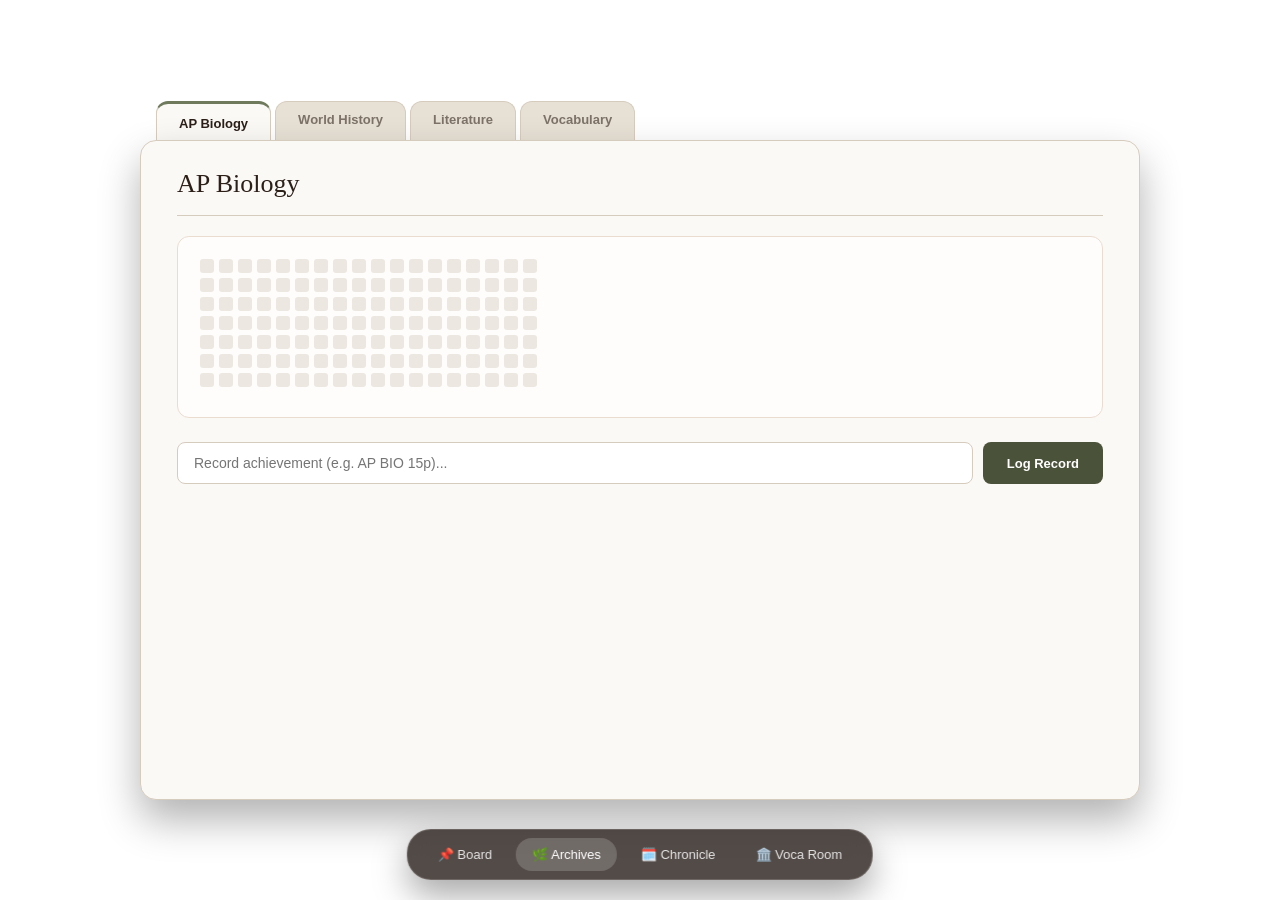
<file: aframe-extras-master/grass.html>
<!DOCTYPE html>
<html lang="ko">
<head>
  <meta charset="UTF-8">
  <meta name="viewport" content="width=device-width, initial-scale=1.0">
  <title>Subject Matrix Archive</title>
  <style>
    :root {
      --bg-theme: url('https://images.unsplash.com/photo-1600585154340-be6161a56a0c?auto=format&fit=crop&w=1600&q=80');
      --folder-paper: #fbf9f5;
      --folder-tab: #e7e0d5;
      --text-dark: #2b1f18;
      --border-color: #d6ccbe;
      /* 올리브 아카데미아 팔레트 */
      --g-lvl-0: #ece8e1; --g-lvl-1: #d2dbbe; --g-lvl-2: #a7ad8a; --g-lvl-3: #6e7a5b; --g-lvl-4: #4a523a;
    }

    * { box-sizing: border-box; margin: 0; padding: 0; }
    body {
      width: 100vw; height: 100vh; overflow: hidden;
      font-family: -apple-system, BlinkMacSystemFont, "Playfair Display", "Times New Roman", serif;
      background-image: var(--bg-theme); background-size: cover; background-position: center;
      display: flex; justify-content: center; align-items: center;
    }

    .archive-workspace { width: 90vw; max-width: 1000px; height: 80vh; max-height: 700px; display: flex; flex-direction: column; }
    .folder-tabs-bar { display: flex; gap: 4px; padding-left: 16px; position: relative; bottom: -1px; z-index: 5; overflow-x: auto; }
    .folder-tab {
      background: var(--folder-tab); border: 1px solid var(--border-color); border-bottom: none;
      padding: 10px 22px; border-radius: 12px 12px 0 0; font-size: 13px; font-weight: 600; color: #7c7267;
      cursor: pointer; transition: all 0.2s ease; font-family: -apple-system, sans-serif;
    }
    .folder-tab.active { background: var(--folder-paper); color: var(--text-dark); padding-top: 12px; border-top: 3px solid #6e7a5b; z-index: 10; }

    .folder-body {
      flex: 1; background: var(--folder-paper); border: 1px solid var(--border-color); border-radius: 16px;
      box-shadow: 0 20px 40px rgba(0,0,0,0.3); padding: 28px 36px; display: flex; flex-direction: column; z-index: 6; overflow-y: auto;
    }
    .body-header { display: flex; justify-content: space-between; align-items: baseline; border-bottom: 1px solid var(--border-color); padding-bottom: 16px; margin-bottom: 20px; }
    .subject-title { font-size: 26px; color: var(--text-dark); font-weight: 500; }

    .matrix-container { background: rgba(255,255,255,0.7); border: 1px solid #ebdcd0; border-radius: 12px; padding: 22px; margin-bottom: 24px; }
    .matrix-grid { display: grid; grid-template-rows: repeat(7, 14px); grid-auto-flow: column; grid-auto-columns: 14px; gap: 5px; overflow-x: auto; padding-bottom: 8px; }
    .cube { width: 14px; height: 14px; border-radius: 3px; background: var(--g-lvl-0); transition: transform 0.1s; }
    .cube:hover { transform: scale(1.3); }
    .lvl-1 { background-color: var(--g-lvl-1); } .lvl-2 { background-color: var(--g-lvl-2); } .lvl-3 { background-color: var(--g-lvl-3); } .lvl-4 { background-color: var(--g-lvl-4); }

    .input-bar { display: flex; gap: 10px; margin-bottom: 16px; }
    .input-bar input { flex: 1; padding: 12px 16px; border: 1px solid var(--border-color); border-radius: 8px; font-size: 14px; outline: none; font-family: -apple-system, sans-serif; }
    .input-bar button { background: #4a523a; color: #fff; border: none; padding: 12px 24px; border-radius: 8px; font-size: 13px; font-weight: 600; cursor: pointer; }
    
    .log-tray { flex: 1; overflow-y: auto; margin-top: 10px; }
    .log-entry { display: flex; justify-content: space-between; padding: 10px 4px; border-bottom: 1px dashed var(--border-color); font-size: 13px; font-family: -apple-system, sans-serif; }

    /* 하단 독 완벽 고정 */
    .bottom-dock {
      position: fixed; bottom: 20px; left: 50%; transform: translateX(-50%);
      background: rgba(35, 25, 20, 0.78); backdrop-filter: blur(14px);
      border: 1px solid rgba(255,255,255,0.15); border-radius: 24px;
      display: flex; gap: 8px; padding: 8px 14px; box-shadow: 0 15px 35px rgba(0,0,0,0.35); z-index: 100;
    }
    .dock-btn {
      padding: 9px 16px; border-radius: 16px; color: #e5e5e5; text-decoration: none; font-size: 13px; font-weight: 500;
      display: flex; align-items: center; gap: 6px; border: none; background: transparent; cursor: pointer;
      transition: all 0.2s; font-family: -apple-system, sans-serif;
    }
    .dock-btn:hover, .dock-btn.active { background: rgba(255,255,255,0.18); color: #fff; }
  </style>
</head>
<body>

  <div class="archive-workspace">
    <div class="folder-tabs-bar" id="tab-bar"></div>
    <div class="folder-body">
      <div class="body-header">
        <h1 class="subject-title" id="display-subject">AP Biology</h1>
      </div>
      <div class="matrix-container">
        <div class="matrix-grid" id="matrix-grid"></div>
      </div>
      <div class="input-bar">
        <input type="text" id="entry-input" placeholder="Record achievement (e.g. AP BIO 15p)...">
        <button onclick="handleLogSubmit()">Log Record</button>
      </div>
      <div class="log-tray" id="log-tray"></div>
    </div>
  </div>

  <div class="bottom-dock">
    <a href="index_study.html" class="dock-btn">📌 Board</a>
    <a href="grass.html" class="dock-btn active">🌿 Archives</a>
    <a href="history.html" class="dock-btn">🗓️ Chronicle</a>
    <a href="word_room.html" class="dock-btn">🏛️ Voca Room</a>
  </div>

  <script>
    const todayStr = new Date().toISOString().split('T')[0];
    const DEFAULT_SUBJECTS = ["AP Biology", "World History", "Literature", "Vocabulary"];
    let currentSubject = DEFAULT_SUBJECTS[0];

    function getStore() { return JSON.parse(localStorage.getItem('subject_grass_store') || '{}'); }
    function saveStore(store) { localStorage.setItem('subject_grass_store', JSON.stringify(store)); renderCurrentView(); }

    function renderTabs() {
      const bar = document.getElementById('tab-bar'); bar.innerHTML = '';
      DEFAULT_SUBJECTS.forEach(sub => {
        const tab = document.createElement('div');
        tab.className = `folder-tab ${sub === currentSubject ? 'active' : ''}`;
        tab.innerText = sub;
        tab.onclick = () => { currentSubject = sub; renderTabs(); renderCurrentView(); };
        bar.appendChild(tab);
      });
    }

    function handleLogSubmit() {
      const input = document.getElementById('entry-input');
      const text = input.value.trim();
      if (!text) return;
      
      const store = getStore();
      if (!store[currentSubject]) store[currentSubject] = {};
      if (!store[currentSubject][todayStr]) store[currentSubject][todayStr] = { score: 0, logs: [] };
      
      store[currentSubject][todayStr].score += 5;
      store[currentSubject][todayStr].logs.push(text);
      saveStore(store);
      
      const totalTracker = JSON.parse(localStorage.getItem('study_tracker') || '{}');
      if (!totalTracker[todayStr]) totalTracker[todayStr] = { score: 0, logs: [] };
      totalTracker[todayStr].score += 5;
      totalTracker[todayStr].logs.push(`[${currentSubject}] ${text}`);
      localStorage.setItem('study_tracker', JSON.stringify(totalTracker));
      
      input.value = '';
    }

    function renderCurrentView() {
      document.getElementById('display-subject').innerText = currentSubject;
      const store = getStore();
      const subjectData = store[currentSubject] || {};
      const grid = document.getElementById('matrix-grid'); grid.innerHTML = '';
      
      for (let i = 125; i >= 0; i--) {
        const d = new Date(); d.setDate(new Date().getDate() - i);
        const k = d.toISOString().split('T')[0];
        const day = subjectData[k] || { score: 0 };
        const cube = document.createElement('div');
        cube.className = 'cube';
        let lvl = 0;
        if (day.score >= 20) lvl = 4; else if (day.score >= 10) lvl = 3; else if (day.score >= 5) lvl = 2; else if (day.score > 0) lvl = 1;
        if (lvl > 0) cube.classList.add(`lvl-${lvl}`);
        grid.appendChild(cube);
      }

      const tray = document.getElementById('log-tray'); tray.innerHTML = '';
      const todayEntries = subjectData[todayStr]?.logs || [];
      todayEntries.forEach(item => {
        tray.innerHTML += `<div class="log-entry"><span>${item}</span><span style="background:#ece8e1; padding:3px 8px; border-radius:4px; font-weight:bold;">+5 units</span></div>`;
      });
    }

    window.onload = () => { 
      const savedBg = localStorage.getItem('bg_theme');
      if (savedBg) document.documentElement.style.setProperty('--bg-theme', `url('${savedBg}')`);
      renderTabs(); renderCurrentView(); 
    };
  </script>
</body>
</html>
</file>
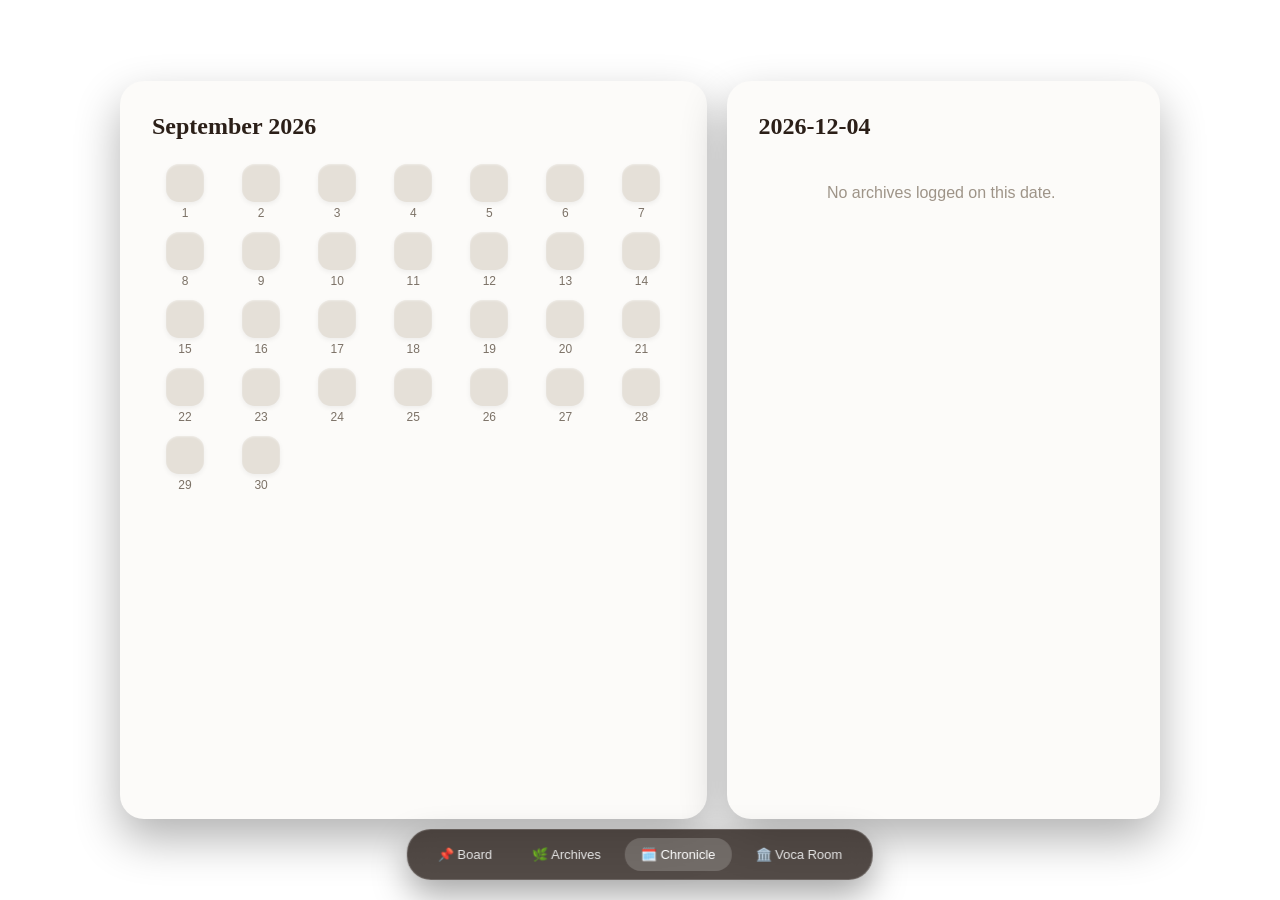
<file: aframe-extras-master/⁠history.html>
<!DOCTYPE html>
<html lang="ko">
<head>
  <meta charset="UTF-8">
  <meta name="viewport" content="width=device-width, initial-scale=1.0">
  <title>Study Chronicle</title>
  <style>
    :root {
      --bg-theme: url('https://images.unsplash.com/photo-1600585154340-be6161a56a0c?auto=format&fit=crop&w=1600&q=80');
      --card-parchment: #fcfbf9;
      --clover-empty: #e5e0d8;
      --clover-lvl-1: #d2dbbe; --clover-lvl-2: #a7ad8a; --clover-lvl-3: #6e7a5b; --clover-lvl-4: #4a523a;
    }
    * { box-sizing: border-box; margin: 0; padding: 0; }
    body { width: 100vw; height: 100vh; overflow: hidden; font-family: -apple-system, sans-serif; background-image: var(--bg-theme); background-size: cover; background-position: center; display: flex; justify-content: center; align-items: center; }

    .chronicle-container { width: 92vw; max-width: 1040px; height: 82vh; display: grid; grid-template-columns: 1.15fr 0.85fr; gap: 20px; }
    .calendar-card, .log-detail-card { background: var(--card-parchment); border-radius: 24px; box-shadow: 0 20px 45px rgba(0,0,0,0.3); padding: 32px; display: flex; flex-direction: column; }
    .cal-title, .journal-date { font-size: 24px; font-family: "Playfair Display", serif; color: #2b1f18; margin-bottom: 24px; }
    
    .days-grid { display: grid; grid-template-columns: repeat(7, 1fr); grid-gap: 12px 10px; align-items: center; justify-items: center; }
    .day-slot { display: flex; flex-direction: column; align-items: center; gap: 4px; cursor: pointer; width: 100%; }
    .clover-chip { width: 38px; height: 38px; border-radius: 13px; background: var(--clover-empty); transition: all 0.2s ease; box-shadow: inset 0 1px 2px rgba(255,255,255,0.4), 0 2px 5px rgba(0,0,0,0.06); }
    .day-slot:hover .clover-chip { transform: translateY(-3px) scale(1.05); }
    
    .lvl-1 { background: var(--clover-lvl-1); } .lvl-2 { background: var(--clover-lvl-2); } .lvl-3 { background: var(--clover-lvl-3); } .lvl-4 { background: var(--clover-lvl-4); }
    .day-number { font-size: 12px; color: #7c7267; }
    
    .timeline-stream { flex: 1; overflow-y: auto; padding-right: 4px; display: flex; flex-direction: column; gap: 10px; }
    .stream-entry { background: white; border: 1px solid #e2dcd2; border-radius: 12px; padding: 12px 14px; display: flex; justify-content: space-between; align-items: center; font-size: 13.5px; }

    /* 하단 독 완벽 고정 */
    .bottom-dock {
      position: fixed; bottom: 20px; left: 50%; transform: translateX(-50%);
      background: rgba(35, 25, 20, 0.78); backdrop-filter: blur(14px);
      border: 1px solid rgba(255,255,255,0.15); border-radius: 24px;
      display: flex; gap: 8px; padding: 8px 14px; box-shadow: 0 15px 35px rgba(0,0,0,0.35); z-index: 100;
    }
    .dock-btn {
      padding: 9px 16px; border-radius: 16px; color: #e5e5e5; text-decoration: none; font-size: 13px; font-weight: 500;
      display: flex; align-items: center; gap: 6px; border: none; background: transparent; cursor: pointer;
      transition: all 0.2s; font-family: -apple-system, sans-serif;
    }
    .dock-btn:hover, .dock-btn.active { background: rgba(255,255,255,0.18); color: #fff; }
  </style>
</head>
<body>

  <div class="chronicle-container">
    <div class="calendar-card">
      <h2 class="cal-title">September 2026</h2>
      <div class="days-grid" id="days-grid"></div>
    </div>
    <div class="log-detail-card">
      <h3 class="journal-date" id="selected-date-text">Select a date</h3>
      <div class="timeline-stream" id="timeline-stream"></div>
    </div>
  </div>

  <div class="bottom-dock">
    <a href="index_study.html" class="dock-btn">📌 Board</a>
    <a href="grass.html" class="dock-btn">🌿 Archives</a>
    <a href="history.html" class="dock-btn active">🗓️ Chronicle</a>
    <a href="word_room.html" class="dock-btn">🏛️ Voca Room</a>
  </div>

  <script>
    let currentDate = new Date();
    let selectedDateKey = currentDate.toISOString().split('T')[0];

    function renderCalendar() {
      const grid = document.getElementById('days-grid'); grid.innerHTML = '';
      const logs = JSON.parse(localStorage.getItem('study_tracker') || '{}');
      
      for (let day = 1; day <= 30; day++) {
        const dateKey = `2026-09-${String(day).padStart(2, '0')}`;
        const dayData = logs[dateKey] || { score: 0, logs: [] };
        const slot = document.createElement('div'); slot.className = 'day-slot';
        
        let lvl = 0;
        if (dayData.score >= 20) lvl = 4; else if (dayData.score >= 10) lvl = 3; else if (dayData.score >= 5) lvl = 2; else if (dayData.score > 0) lvl = 1;
        
        slot.innerHTML = `<div class="clover-chip ${lvl > 0 ? 'lvl-'+lvl : ''}"></div><span class="day-number">${day}</span>`;
        slot.onclick = () => renderJournalDetail(dateKey);
        grid.appendChild(slot);
      }
      renderJournalDetail(selectedDateKey);
    }

    function renderJournalDetail(dateKey) {
      document.getElementById('selected-date-text').innerText = dateKey;
      const logs = JSON.parse(localStorage.getItem('study_tracker') || '{}');
      const dayData = logs[dateKey] || { logs: [] };
      const stream = document.getElementById('timeline-stream'); stream.innerHTML = '';

      if (dayData.logs.length === 0) {
        stream.innerHTML = '<p style="color:#9e9488; text-align:center; margin-top:20px;">No archives logged on this date.</p>';
      } else {
        dayData.logs.forEach(item => {
          stream.innerHTML += `<div class="stream-entry"><div>${item}</div><span style="background:#efebe4; padding:3px 8px; border-radius:6px; font-weight:600; font-size:11px;">+5 pts</span></div>`;
        });
      }
    }

    window.onload = () => {
      const savedBg = localStorage.getItem('bg_theme');
      if (savedBg) document.documentElement.style.setProperty('--bg-theme', `url('${savedBg}')`);
      renderCalendar();
    };
  </script>
</body>
</html>
</file>
<file: style.css>
/* 기본 초기화 */
body, html {
  margin: 0;
  padding: 0;
  width: 100%;
  height: 100%;
  background-color: #111;
  font-family: 'Georgia', serif;
  overflow: hidden; /* 화면 스크롤 숨김 */
}

/* =========================================
   1. 상단 네이비-그레이 메뉴바
========================================= */
.navbar {
  position: absolute;
  top: 0;
  width: 100%;
  height: 60px;
  background-color: #2c3440; /* 네이비가 살짝 섞인 회색 */
  border-bottom: 2px solid #1a1f26;
  display: flex;
  justify-content: space-between;
  align-items: center;
  padding: 0 20px;
  box-sizing: border-box;
  z-index: 100;
  box-shadow: 0 4px 15px rgba(0,0,0,0.5);
}

.icon-btn {
  font-size: 24px;
  cursor: pointer;
  background: #3a4454;
  padding: 5px 10px;
  border-radius: 12px;
  transition: 0.3s;
}
.icon-btn:hover { background: #4a5668; }

.search-bar {
  display: flex;
  align-items: center;
  background: #1e242c;
  border-radius: 20px;
  padding: 8px 15px;
  width: 300px;
  border: 1px solid #414c5c;
}

.search-icon { font-size: 14px; margin-right: 8px; }

.search-bar input {
  background: transparent;
  border: none;
  color: #fff;
  width: 100%;
  outline: none;
  font-family: 'Georgia', serif;
}
.search-bar input::placeholder { color: #8892a0; }

.menu-text {
  color: #e2d9c8;
  font-weight: bold;
  letter-spacing: 1px;
  cursor: pointer;
}

/* =========================================
   2. 3D 거리 뷰 및 벽돌/바닥
========================================= */
.street-view {
  position: relative;
  width: 100%;
  height: 100vh;
  display: flex;
  flex-direction: column;
  justify-content: flex-end;
}

.floor {
  position: absolute;
  bottom: 0;
  width: 100%;
  height: 15vh; /* 화면 밑바닥 */
  background: linear-gradient(to bottom, #111111, #050505);
  box-shadow: inset 0 10px 20px rgba(0,0,0,0.8);
  z-index: 10;
}

.brick-wall {
  position: relative;
  width: 100%;
  height: 85vh; /* 메뉴바 제외 벽 높이 */
  display: flex;
  justify-content: center;
  align-items: flex-end; /* 문들이 바닥에 붙도록 */
  padding-bottom: 2vh; 
  gap: 15px; /* 문과 가로등 사이 간격 */
  
  /* 따뜻한 벽돌 질감 SVG 패턴 삽입 */
  background-color: #8c4a32;
  background-image: 
    linear-gradient(rgba(0,0,0,0.4), rgba(0,0,0,0.7)), /* 어두운 밤 느낌 오버레이 */
    url("data:image/svg+xml,%3Csvg xmlns='http://www.w3.org/2000/svg' width='120' height='40' viewBox='0 0 120 40'%3E%3Cg fill='%237a3f30' fill-opacity='0.9'%3E%3Crect width='58' height='18' x='0' y='0' rx='2'/%3E%3Crect width='58' height='18' x='60' y='0' rx='2'/%3E%3Crect width='58' height='18' x='-30' y='20' rx='2'/%3E%3Crect width='58' height='18' x='30' y='20' rx='2'/%3E%3Crect width='58' height='18' x='90' y='20' rx='2'/%3E%3C/g%3E%3C/svg%3E");
  background-size: auto, 120px 40px;
  box-shadow: inset 0 -30px 50px rgba(0,0,0,0.9);
}

/* =========================================
   3. 갤러리 슬롯 (총 5자리)
========================================= */
.gallery-slot {
  width: 180px;
  height: 380px;
  position: relative;
  display: flex;
  justify-content: center;
  align-items: flex-end;
}

/* 나중에 추가될 빈 공간은 살짝 어두운 틀만 남김 */
.gallery-slot.empty {
  border: 2px solid rgba(0,0,0,0.3);
  border-radius: 90px 90px 0 0;
  background: rgba(0,0,0,0.2);
}

/* =========================================
   4. 문 프레임 및 와인색 문 (Alice)
========================================= */
.door-frame {
  width: 160px;
  height: 350px;
  background: #1a1a1a;
  border-radius: 80px 80px 0 0; /* 완벽한 아치형 */
  position: relative;
  perspective: 1200px; /* 3D 원근감 핵심 */
  box-shadow: 0 0 20px rgba(0,0,0,0.8), inset 0 0 10px rgba(0,0,0,0.5);
  border: 8px solid #2a2a2a; /* 문을 감싸는 돌/나무 틀 */
  border-bottom: none;
}

/* 문이 열렸을 때 내부 공간 (포털 느낌) */
.door-void {
  position: absolute;
  width: 100%;
  height: 100%;
  border-radius: 72px 72px 0 0;
  background: radial-gradient(circle, #2a111a 0%, #000000 80%);
  color: #c5a059;
  display: flex;
  justify-content: center;
  align-items: center;
  font-size: 14px;
  opacity: 0;
  transition: opacity 0.5s 0.3s;
}

.door-frame:hover .door-void {
  opacity: 1; /* 문이 열리면 안쪽 글씨가 보임 */
}

/* 닫혀있는 와인색/버건디 문체 */
.door-body {
  position: absolute;
  width: 100%;
  height: 100%;
  background: #5e1921; /* 고급스러운 버건디 와인색 */
  border-radius: 72px 72px 0 0;
  transform-origin: left center; /* 왼쪽 경첩을 축으로 회전 */
  transition: transform 0.8s cubic-bezier(0.4, 0, 0.2, 1); /* 스르륵 열리는 속도 */
  box-shadow: inset -5px 0 15px rgba(0,0,0,0.5); /* 입체감 그림자 */
  display: flex;
  flex-direction: column;
  align-items: center;
  text-decoration: none;
  cursor: pointer;
  z-index: 2;
}

/* 마우스 올렸을 때 문 열림! */
.door-frame:hover .door-body {
  transform: rotateY(-65deg); /* 문이 안쪽으로 스윽 열림 */
  box-shadow: inset -2px 0 5px rgba(0,0,0,0.5), 15px 0 20px rgba(0,0,0,0.6);
}

/* =========================================
   5. 문 내부 디자인 (음각 패널, 글씨, 손잡이)
========================================= */
.panel {
  border: 2px solid rgba(0,0,0,0.4);
  box-shadow: inset 0 5px 10px rgba(0,0,0,0.4), 0 1px 1px rgba(255,255,255,0.1);
  background: #55161e;
}

/* 맨 위 아치형 패널 */
.top-arch-panel {
  width: 120px;
  height: 90px;
  border-radius: 60px 60px 0 0;
  margin-top: 20px;
}

/* Alice in Wonderland 글씨 */
.door-title {
  font-family: 'Great Vibes', cursive;
  font-size: 32px;
  color: #dfb96c; /* 금박 느낌의 색상 */
  text-shadow: 2px 2px 5px rgba(0,0,0,0.8);
  margin: 15px 0;
  text-align: center;
  line-height: 0.9;
  width: 90%;
  transform: rotate(-3deg); /* 살짝 비스듬하게 멋 부림 */
}

/* 중간, 아래 네모 패널들 */
.panel-row {
  display: flex;
  gap: 10px;
  margin-bottom: 15px;
}
.mid-panel { width: 55px; height: 50px; border-radius: 4px; }
.bot-panel { width: 55px; height: 80px; border-radius: 4px; }

/* 문고리 (금색) */
.door-knob {
  position: absolute;
  right: 15px;
  top: 55%;
  width: 12px;
  height: 12px;
  background: radial-gradient(circle, #dfb96c 0%, #8c6a28 100%);
  border-radius: 50%;
  box-shadow: 2px 2px 5px rgba(0,0,0,0.5);
}

/* 중앙 장식 (Knocker) */
.door-knocker {
  position: absolute;
  top: 48%;
  width: 16px;
  height: 20px;
  border: 3px solid #dfb96c;
  border-radius: 50% 50% 10px 10px;
  box-shadow: 0 4px 5px rgba(0,0,0,0.6);
}

/* =========================================
   6. 벽돌 사이사이에 달린 벽 조명 (가로등)
========================================= */
.lantern-wrapper {
  width: 40px;
  height: 200px;
  position: relative;
  display: flex;
  justify-content: center;
  margin-bottom: 120px; /* 벽 중간 높이에 고정 */
}

.lantern-body {
  position: absolute;
  top: 0;
  width: 16px;
  height: 35px;
  background: #111;
  border-radius: 2px;
  /* 유리 부분 */
  box-shadow: inset 0 0 0 3px #111, inset 0 0 10px #ffaa00, 0 0 15px #ffaa00;
  background-image: linear-gradient(to bottom, transparent 30%, #ffcc00 30%, #ff8800 70%, transparent 70%);
}

.lantern-body::before { /* 가로등 지붕 */
  content: '';
  position: absolute;
  top: -10px; left: -4px;
  border-left: 12px solid transparent;
  border-right: 12px solid transparent;
  border-bottom: 10px solid #111;
}

.lantern-body::after { /* 가로등 밑받침 */
  content: '';
  position: absolute;
  bottom: -6px; left: 0;
  width: 16px; height: 6px;
  background: #111;
  border-radius: 0 0 4px 4px;
}

.lantern-glow {
  position: absolute;
  top: 10px;
  width: 60px;
  height: 60px;
  background: radial-gradient(circle, rgba(255, 170, 0, 0.4) 0%, transparent 70%);
  border-radius: 50%;
  pointer-events: none;
}
</file>
<file: aframe-extras-master/aframe-extras-master/examples/skeleton.css>
/*
* Skeleton V2.0.4
* Copyright 2014, Dave Gamache
* www.getskeleton.com
* Free to use under the MIT license.
* http://www.opensource.org/licenses/mit-license.php
* 12/29/2014
*/


/* Table of contents
––––––––––––––––––––––––––––––––––––––––––––––––––
- Grid
- Base Styles
- Typography
- Links
- Buttons
- Forms
- Lists
- Code
- Tables
- Spacing
- Utilities
- Clearing
- Media Queries
*/


/* Grid
–––––––––––––––––––––––––––––––––––––––––––––––––– */
.container {
  position: relative;
  width: 100%;
  max-width: 960px;
  margin: 0 auto;
  padding: 0 20px;
  box-sizing: border-box; }
.column,
.columns {
  width: 100%;
  float: left;
  box-sizing: border-box; }

/* For devices larger than 400px */
@media (min-width: 400px) {
  .container {
    width: 85%;
    padding: 0; }
}

/* For devices larger than 550px */
@media (min-width: 550px) {
  .container {
    width: 80%; }
  .column,
  .columns {
    margin-left: 4%; }
  .column:first-child,
  .columns:first-child {
    margin-left: 0; }

  .one.column,
  .one.columns                    { width: 4.66666666667%; }
  .two.columns                    { width: 13.3333333333%; }
  .three.columns                  { width: 22%;            }
  .four.columns                   { width: 30.6666666667%; }
  .five.columns                   { width: 39.3333333333%; }
  .six.columns                    { width: 48%;            }
  .seven.columns                  { width: 56.6666666667%; }
  .eight.columns                  { width: 65.3333333333%; }
  .nine.columns                   { width: 74.0%;          }
  .ten.columns                    { width: 82.6666666667%; }
  .eleven.columns                 { width: 91.3333333333%; }
  .twelve.columns                 { width: 100%; margin-left: 0; }

  .one-third.column               { width: 30.6666666667%; }
  .two-thirds.column              { width: 65.3333333333%; }

  .one-half.column                { width: 48%; }

  /* Offsets */
  .offset-by-one.column,
  .offset-by-one.columns          { margin-left: 8.66666666667%; }
  .offset-by-two.column,
  .offset-by-two.columns          { margin-left: 17.3333333333%; }
  .offset-by-three.column,
  .offset-by-three.columns        { margin-left: 26%;            }
  .offset-by-four.column,
  .offset-by-four.columns         { margin-left: 34.6666666667%; }
  .offset-by-five.column,
  .offset-by-five.columns         { margin-left: 43.3333333333%; }
  .offset-by-six.column,
  .offset-by-six.columns          { margin-left: 52%;            }
  .offset-by-seven.column,
  .offset-by-seven.columns        { margin-left: 60.6666666667%; }
  .offset-by-eight.column,
  .offset-by-eight.columns        { margin-left: 69.3333333333%; }
  .offset-by-nine.column,
  .offset-by-nine.columns         { margin-left: 78.0%;          }
  .offset-by-ten.column,
  .offset-by-ten.columns          { margin-left: 86.6666666667%; }
  .offset-by-eleven.column,
  .offset-by-eleven.columns       { margin-left: 95.3333333333%; }

  .offset-by-one-third.column,
  .offset-by-one-third.columns    { margin-left: 34.6666666667%; }
  .offset-by-two-thirds.column,
  .offset-by-two-thirds.columns   { margin-left: 69.3333333333%; }

  .offset-by-one-half.column,
  .offset-by-one-half.columns     { margin-left: 52%; }

}


/* Base Styles
–––––––––––––––––––––––––––––––––––––––––––––––––– */
/* NOTE
html is set to 62.5% so that all the REM measurements throughout Skeleton
are based on 10px sizing. So basically 1.5rem = 15px :) */
html {
  font-size: 62.5%; }
body {
  font-size: 1.5em; /* currently ems cause chrome bug misinterpreting rems on body element */
  line-height: 1.6;
  font-weight: 400;
  font-family: "Raleway", "HelveticaNeue", "Helvetica Neue", Helvetica, Arial, sans-serif;
  color: #222; }


/* Typography
–––––––––––––––––––––––––––––––––––––––––––––––––– */
h1, h2, h3, h4, h5, h6 {
  margin-top: 0;
  margin-bottom: 2rem;
  font-weight: 300; }
h1 { font-size: 4.0rem; line-height: 1.2;  letter-spacing: -.1rem;}
h2 { font-size: 3.6rem; line-height: 1.25; letter-spacing: -.1rem; }
h3 { font-size: 3.0rem; line-height: 1.3;  letter-spacing: -.1rem; }
h4 { font-size: 2.4rem; line-height: 1.35; letter-spacing: -.08rem; }
h5 { font-size: 1.8rem; line-height: 1.5;  letter-spacing: -.05rem; }
h6 { font-size: 1.5rem; line-height: 1.6;  letter-spacing: 0; }

/* Larger than phablet */
@media (min-width: 550px) {
  h1 { font-size: 5.0rem; }
  h2 { font-size: 4.2rem; }
  h3 { font-size: 3.6rem; }
  h4 { font-size: 3.0rem; }
  h5 { font-size: 2.4rem; }
  h6 { font-size: 1.5rem; }
}

p {
  margin-top: 0; }


/* Links
–––––––––––––––––––––––––––––––––––––––––––––––––– */
a {
  color: #1EAEDB; }
a:hover {
  color: #0FA0CE; }


/* Buttons
–––––––––––––––––––––––––––––––––––––––––––––––––– */
.button,
button,
input[type="submit"],
input[type="reset"],
input[type="button"] {
  display: inline-block;
  height: 38px;
  padding: 0 30px;
  color: #555;
  text-align: center;
  font-size: 11px;
  font-weight: 600;
  line-height: 38px;
  letter-spacing: .1rem;
  text-transform: uppercase;
  text-decoration: none;
  white-space: nowrap;
  background-color: transparent;
  border-radius: 4px;
  border: 1px solid #bbb;
  cursor: pointer;
  box-sizing: border-box; }
.button:hover,
button:hover,
input[type="submit"]:hover,
input[type="reset"]:hover,
input[type="button"]:hover,
.button:focus,
button:focus,
input[type="submit"]:focus,
input[type="reset"]:focus,
input[type="button"]:focus {
  color: #333;
  border-color: #888;
  outline: 0; }
.button.button-primary,
button.button-primary,
input[type="submit"].button-primary,
input[type="reset"].button-primary,
input[type="button"].button-primary {
  color: #FFF;
  background-color: #33C3F0;
  border-color: #33C3F0; }
.button.button-primary:hover,
button.button-primary:hover,
input[type="submit"].button-primary:hover,
input[type="reset"].button-primary:hover,
input[type="button"].button-primary:hover,
.button.button-primary:focus,
button.button-primary:focus,
input[type="submit"].button-primary:focus,
input[type="reset"].button-primary:focus,
input[type="button"].button-primary:focus {
  color: #FFF;
  background-color: #1EAEDB;
  border-color: #1EAEDB; }


/* Forms
–––––––––––––––––––––––––––––––––––––––––––––––––– */
input[type="email"],
input[type="number"],
input[type="search"],
input[type="text"],
input[type="tel"],
input[type="url"],
input[type="password"],
textarea,
select {
  height: 38px;
  padding: 6px 10px; /* The 6px vertically centers text on FF, ignored by Webkit */
  background-color: #fff;
  border: 1px solid #D1D1D1;
  border-radius: 4px;
  box-shadow: none;
  box-sizing: border-box; }
/* Removes awkward default styles on some inputs for iOS */
input[type="email"],
input[type="number"],
input[type="search"],
input[type="text"],
input[type="tel"],
input[type="url"],
input[type="password"],
textarea {
  -webkit-appearance: none;
     -moz-appearance: none;
          appearance: none; }
textarea {
  min-height: 65px;
  padding-top: 6px;
  padding-bottom: 6px; }
input[type="email"]:focus,
input[type="number"]:focus,
input[type="search"]:focus,
input[type="text"]:focus,
input[type="tel"]:focus,
input[type="url"]:focus,
input[type="password"]:focus,
textarea:focus,
select:focus {
  border: 1px solid #33C3F0;
  outline: 0; }
label,
legend {
  display: block;
  margin-bottom: .5rem;
  font-weight: 600; }
fieldset {
  padding: 0;
  border-width: 0; }
input[type="checkbox"],
input[type="radio"] {
  display: inline; }
label > .label-body {
  display: inline-block;
  margin-left: .5rem;
  font-weight: normal; }


/* Lists
–––––––––––––––––––––––––––––––––––––––––––––––––– */
ul {
  list-style: circle inside; }
ol {
  list-style: decimal inside; }
ol, ul {
  padding-left: 0;
  margin-top: 0; }
ul ul,
ul ol,
ol ol,
ol ul {
  margin: 1.5rem 0 1.5rem 3rem;
  font-size: 90%; }
li {
  margin-bottom: 1rem; }


/* Code
–––––––––––––––––––––––––––––––––––––––––––––––––– */
code {
  padding: .2rem .5rem;
  margin: 0 .2rem;
  font-size: 90%;
  white-space: nowrap;
  background: #F1F1F1;
  border: 1px solid #E1E1E1;
  border-radius: 4px; }
pre > code {
  display: block;
  padding: 1rem 1.5rem;
  white-space: pre; }


/* Tables
–––––––––––––––––––––––––––––––––––––––––––––––––– */
th,
td {
  padding: 12px 15px;
  text-align: left;
  border-bottom: 1px solid #E1E1E1; }
th:first-child,
td:first-child {
  padding-left: 0; }
th:last-child,
td:last-child {
  padding-right: 0; }


/* Spacing
–––––––––––––––––––––––––––––––––––––––––––––––––– */
button,
.button {
  margin-bottom: 1rem; }
input,
textarea,
select,
fieldset {
  margin-bottom: 1.5rem; }
pre,
blockquote,
dl,
figure,
table,
p,
ul,
ol,
form {
  margin-bottom: 2.5rem; }


/* Utilities
–––––––––––––––––––––––––––––––––––––––––––––––––– */
.u-full-width {
  width: 100%;
  box-sizing: border-box; }
.u-max-full-width {
  max-width: 100%;
  box-sizing: border-box; }
.u-pull-right {
  float: right; }
.u-pull-left {
  float: left; }


/* Misc
–––––––––––––––––––––––––––––––––––––––––––––––––– */
hr {
  margin-top: 3rem;
  margin-bottom: 3.5rem;
  border-width: 0;
  border-top: 1px solid #E1E1E1; }


/* Clearing
–––––––––––––––––––––––––––––––––––––––––––––––––– */

/* Self Clearing Goodness */
.container:after,
.row:after,
.u-cf {
  content: "";
  display: table;
  clear: both; }


/* Media Queries
–––––––––––––––––––––––––––––––––––––––––––––––––– */
/*
Note: The best way to structure the use of media queries is to create the queries
near the relevant code. For example, if you wanted to change the styles for buttons
on small devices, paste the mobile query code up in the buttons section and style it
there.
*/


/* Larger than mobile */
@media (min-width: 400px) {}

/* Larger than phablet (also point when grid becomes active) */
@media (min-width: 550px) {}

/* Larger than tablet */
@media (min-width: 750px) {}

/* Larger than desktop */
@media (min-width: 1000px) {}

/* Larger than Desktop HD */
@media (min-width: 1200px) {}
</file>
